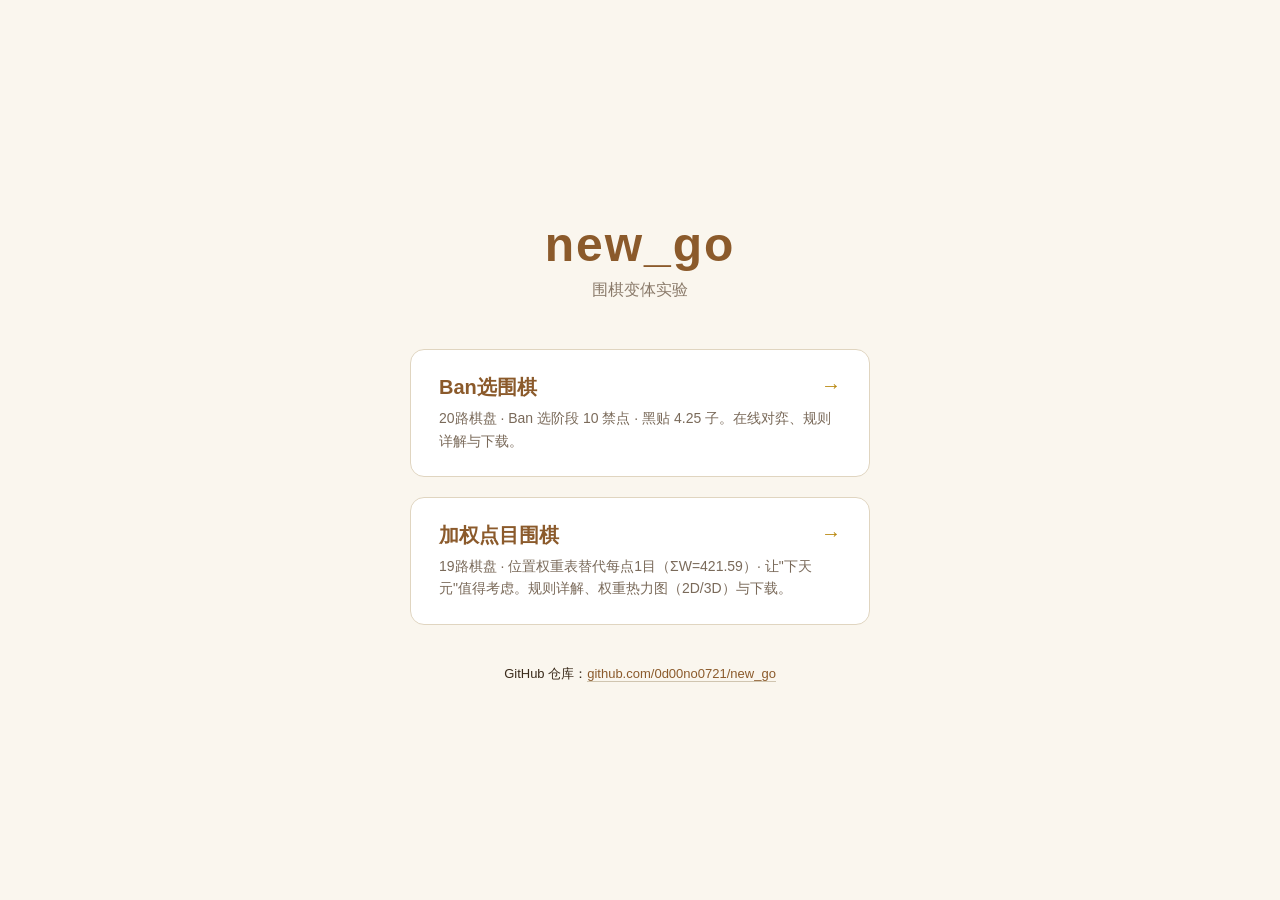
<file: website/index.html>
<!DOCTYPE html>
<html lang="zh-CN">
<head>
    <meta charset="UTF-8">
    <meta name="viewport" content="width=device-width, initial-scale=1.0">
    <title>new_go · 围棋变体实验</title>
    <style>
        * { margin: 0; padding: 0; box-sizing: border-box; }
        body {
            font-family: -apple-system, BlinkMacSystemFont, "Segoe UI", "PingFang SC", "Microsoft YaHei", sans-serif;
            background: #faf6ee;
            color: #3a2a1a;
            min-height: 100vh;
            display: flex;
            flex-direction: column;
            align-items: center;
            justify-content: center;
            padding: 40px 20px;
        }
        .title {
            font-size: 48px;
            font-weight: 700;
            color: #8b5a2b;
            letter-spacing: 2px;
            margin-bottom: 8px;
        }
        .subtitle {
            font-size: 16px;
            color: #8a7a6a;
            margin-bottom: 48px;
        }
        .cards {
            display: flex;
            flex-direction: column;
            gap: 20px;
            width: 100%;
            max-width: 460px;
        }
        .card {
            display: block;
            background: #fff;
            border: 1px solid #e0d5c0;
            border-radius: 14px;
            padding: 24px 28px;
            text-decoration: none;
            color: #3a2a1a;
            transition: border-color 0.2s, box-shadow 0.2s, transform 0.15s;
        }
        .card:hover {
            border-color: #b8860b;
            box-shadow: 0 4px 16px rgba(139, 90, 43, 0.12);
            transform: translateY(-2px);
        }
        .card-name {
            font-size: 20px;
            font-weight: 600;
            color: #8b5a2b;
            margin-bottom: 6px;
        }
        .card-desc {
            font-size: 14px;
            color: #7a6a5a;
            line-height: 1.6;
        }
        .card-arrow {
            float: right;
            color: #b8860b;
            font-size: 20px;
        }
        .placeholder {
            background: transparent;
            border: 1px dashed #d0c5b0;
            border-radius: 14px;
            padding: 24px 28px;
        }
        .placeholder .card-name { color: #b0a590; }
        .placeholder .card-desc { color: #b0a590; }
        .repo {
            margin-top: 40px;
            font-size: 13px;
        }
        .repo a {
            color: #8b5a2b;
            text-decoration: none;
            border-bottom: 1px solid #d0c5b0;
        }
        .repo a:hover { border-color: #8b5a2b; }
        @media (max-width: 480px) {
            .title { font-size: 36px; }
            .card { padding: 20px 22px; }
        }
    </style>
</head>
<body>
    <div class="title">new_go</div>
    <div class="subtitle">围棋变体实验</div>
    <div class="cards">
        <a class="card" href="ban-selection/">
            <span class="card-arrow">&rarr;</span>
            <div class="card-name">Ban选围棋</div>
            <div class="card-desc">20路棋盘 · Ban 选阶段 10 禁点 · 黑贴 4.25 子。在线对弈、规则详解与下载。</div>
        </a>
        <a class="card" href="weighted-scoring/">
            <span class="card-arrow">&rarr;</span>
            <div class="card-name">加权点目围棋</div>
            <div class="card-desc">19路棋盘 · 位置权重表替代每点1目（ΣW=421.59）· 让"下天元"值得考虑。规则详解、权重热力图（2D/3D）与下载。</div>
        </a>
    </div>
    <div class="repo">GitHub 仓库：<a href="https://github.com/0d00no0721/new_go">github.com/0d00no0721/new_go</a></div>
</body>
</html>
</file>
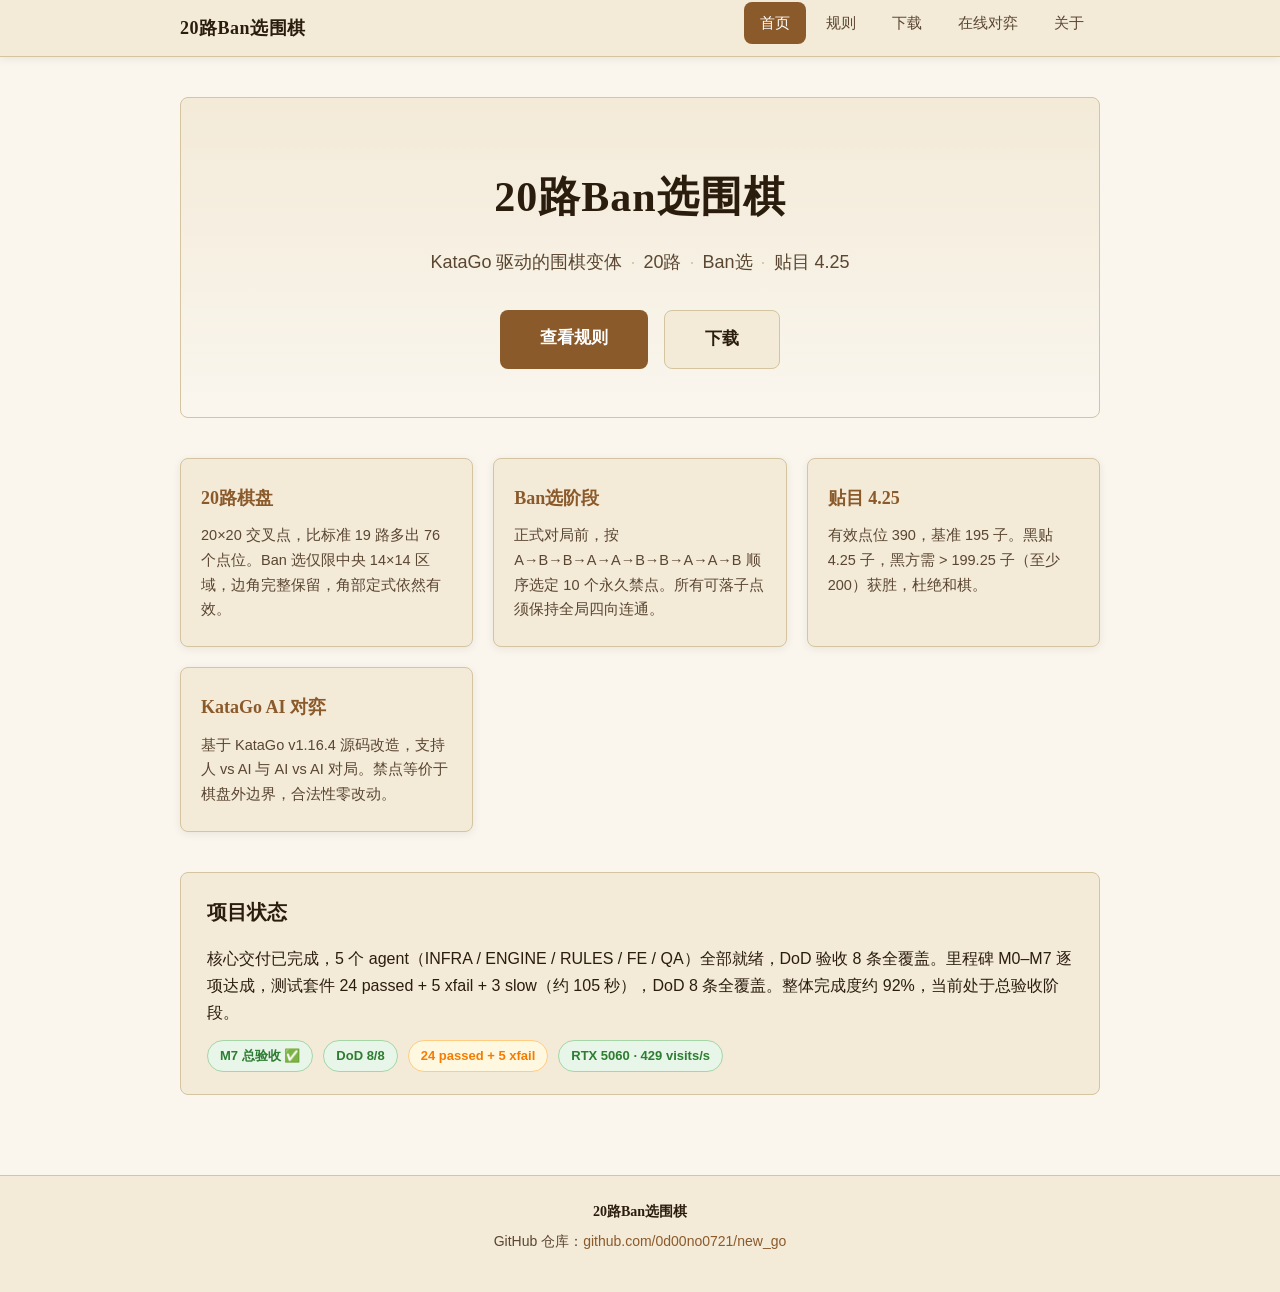
<file: ban-selection/website/index.html>
<!DOCTYPE html>
<html lang="zh-CN">
<head>
    <meta charset="utf-8">
    <meta name="viewport" content="width=device-width, initial-scale=1.0">
    <title>20路Ban选围棋 — KataGo 驱动的围棋变体</title>
    <link rel="stylesheet" href="./css/style.css">
</head>
<body>
    <header class="site-header">
        <nav class="nav">
            <a href="index.html" class="nav-brand">20路Ban选围棋</a>
            <button class="nav-toggle" aria-label="菜单">☰</button>
            <ul class="nav-links">
                <li><a href="index.html">首页</a></li>
                <li><a href="rules.html">规则</a></li>
                <li><a href="download.html">下载</a></li>
                <li><a href="play.html">在线对弈</a></li>
                <li><a href="about.html">关于</a></li>
            </ul>
        </nav>
    </header>

    <main>
        <section class="hero">
            <h1>20路Ban选围棋</h1>
            <p class="subtitle">KataGo 驱动的围棋变体<span class="sep">·</span>20路<span class="sep">·</span>Ban选<span class="sep">·</span>贴目 4.25</p>
            <div class="hero-cta">
                <a href="rules.html" class="btn btn-primary btn-large">查看规则</a>
                <a href="download.html" class="btn btn-secondary btn-large">下载</a>
            </div>
        </section>

        <section class="features">
            <div class="feature-card">
                <h3>20路棋盘</h3>
                <p>20×20 交叉点，比标准 19 路多出 76 个点位。Ban 选仅限中央 14×14 区域，边角完整保留，角部定式依然有效。</p>
            </div>
            <div class="feature-card">
                <h3>Ban选阶段</h3>
                <p>正式对局前，按 A→B→B→A→A→B→B→A→A→B 顺序选定 10 个永久禁点。所有可落子点须保持全局四向连通。</p>
            </div>
            <div class="feature-card">
                <h3>贴目 4.25</h3>
                <p>有效点位 390，基准 195 子。黑贴 4.25 子，黑方需 > 199.25 子（至少 200）获胜，杜绝和棋。</p>
            </div>
            <div class="feature-card">
                <h3>KataGo AI 对弈</h3>
                <p>基于 KataGo v1.16.4 源码改造，支持人 vs AI 与 AI vs AI 对局。禁点等价于棋盘外边界，合法性零改动。</p>
            </div>
        </section>

        <section class="status-summary">
            <h2>项目状态</h2>
            <p>核心交付已完成，5 个 agent（INFRA / ENGINE / RULES / FE / QA）全部就绪，DoD 验收 8 条全覆盖。里程碑 M0–M7 逐项达成，测试套件 24 passed + 5 xfail + 3 slow（约 105 秒），DoD 8 条全覆盖。整体完成度约 92%，当前处于总验收阶段。</p>
            <div class="status-badges">
                <span class="badge badge-ok">M7 总验收 ✅</span>
                <span class="badge badge-ok">DoD 8/8</span>
                <span class="badge badge-info">24 passed + 5 xfail</span>
                <span class="badge badge-ok">RTX 5060 · 429 visits/s</span>
            </div>
        </section>
    </main>

    <footer class="site-footer">
        <div class="footer-brand">20路Ban选围棋</div>
        <p>GitHub 仓库：<a href="https://github.com/0d00no0721/new_go">github.com/0d00no0721/new_go</a></p>
    </footer>

    <script src="./js/main.js"></script>
</body>
</html>
</file>
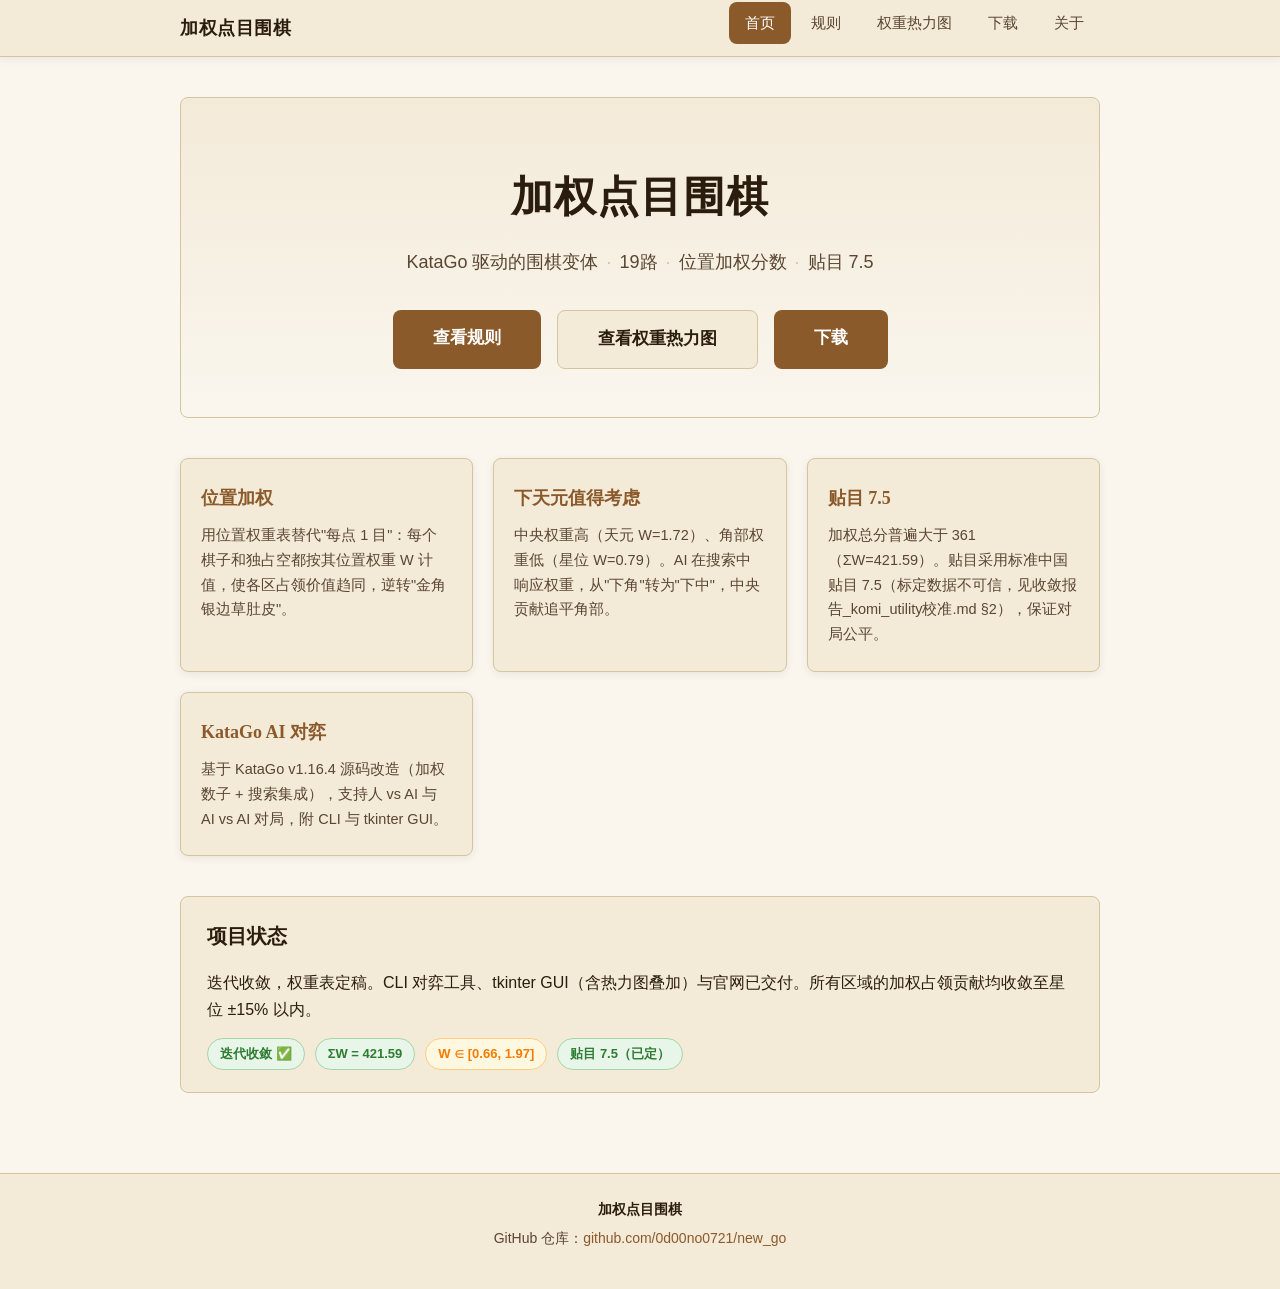
<file: weighted-scoring/website/index.html>
<!DOCTYPE html>
<html lang="zh-CN">
<head>
    <meta charset="utf-8">
    <meta name="viewport" content="width=device-width, initial-scale=1.0">
    <title>加权点目围棋 — KataGo 驱动的围棋变体</title>
    <link rel="stylesheet" href="./css/style.css">
</head>
<body>
    <header class="site-header">
        <nav class="nav">
            <a href="index.html" class="nav-brand">加权点目围棋</a>
            <button class="nav-toggle" aria-label="菜单">☰</button>
            <ul class="nav-links">
                <li><a href="index.html">首页</a></li>
                <li><a href="rules.html">规则</a></li>
                <li><a href="heatmap.html">权重热力图</a></li>
                <li><a href="download.html">下载</a></li>
                <li><a href="about.html">关于</a></li>
            </ul>
        </nav>
    </header>

    <main>
        <section class="hero">
            <h1>加权点目围棋</h1>
            <p class="subtitle">KataGo 驱动的围棋变体<span class="sep">·</span>19路<span class="sep">·</span>位置加权分数<span class="sep">·</span>贴目 7.5</p>
            <div class="hero-cta">
                <a href="rules.html" class="btn btn-primary btn-large">查看规则</a>
                <a href="heatmap.html" class="btn btn-secondary btn-large">查看权重热力图</a>
                <a href="download.html" class="btn btn-primary btn-large">下载</a>
            </div>
        </section>

        <section class="features">
            <div class="feature-card">
                <h3>位置加权</h3>
                <p>用位置权重表替代"每点 1 目"：每个棋子和独占空都按其位置权重 W 计值，使各区占领价值趋同，逆转"金角银边草肚皮"。</p>
            </div>
            <div class="feature-card">
                <h3>下天元值得考虑</h3>
                <p>中央权重高（天元 W=1.72）、角部权重低（星位 W=0.79）。AI 在搜索中响应权重，从"下角"转为"下中"，中央贡献追平角部。</p>
            </div>
            <div class="feature-card">
                <h3>贴目 7.5</h3>
                <p>加权总分普遍大于 361（ΣW=421.59）。贴目采用标准中国贴目 7.5（标定数据不可信，见收敛报告_komi_utility校准.md §2），保证对局公平。</p>
            </div>
            <div class="feature-card">
                <h3>KataGo AI 对弈</h3>
                <p>基于 KataGo v1.16.4 源码改造（加权数子 + 搜索集成），支持人 vs AI 与 AI vs AI 对局，附 CLI 与 tkinter GUI。</p>
            </div>
        </section>

        <section class="status-summary">
            <h2>项目状态</h2>
            <p>迭代收敛，权重表定稿。CLI 对弈工具、tkinter GUI（含热力图叠加）与官网已交付。所有区域的加权占领贡献均收敛至星位 ±15% 以内。</p>
            <div class="status-badges">
                <span class="badge badge-ok">迭代收敛 ✅</span>
                <span class="badge badge-ok">ΣW = 421.59</span>
                <span class="badge badge-info">W ∈ [0.66, 1.97]</span>
                <span class="badge badge-ok">贴目 7.5（已定）</span>
            </div>
        </section>
    </main>

    <footer class="site-footer">
        <div class="footer-brand">加权点目围棋</div>
        <p>GitHub 仓库：<a href="https://github.com/0d00no0721/new_go">github.com/0d00no0721/new_go</a></p>
    </footer>

    <script src="./js/main.js"></script>
</body>
</html>
</file>
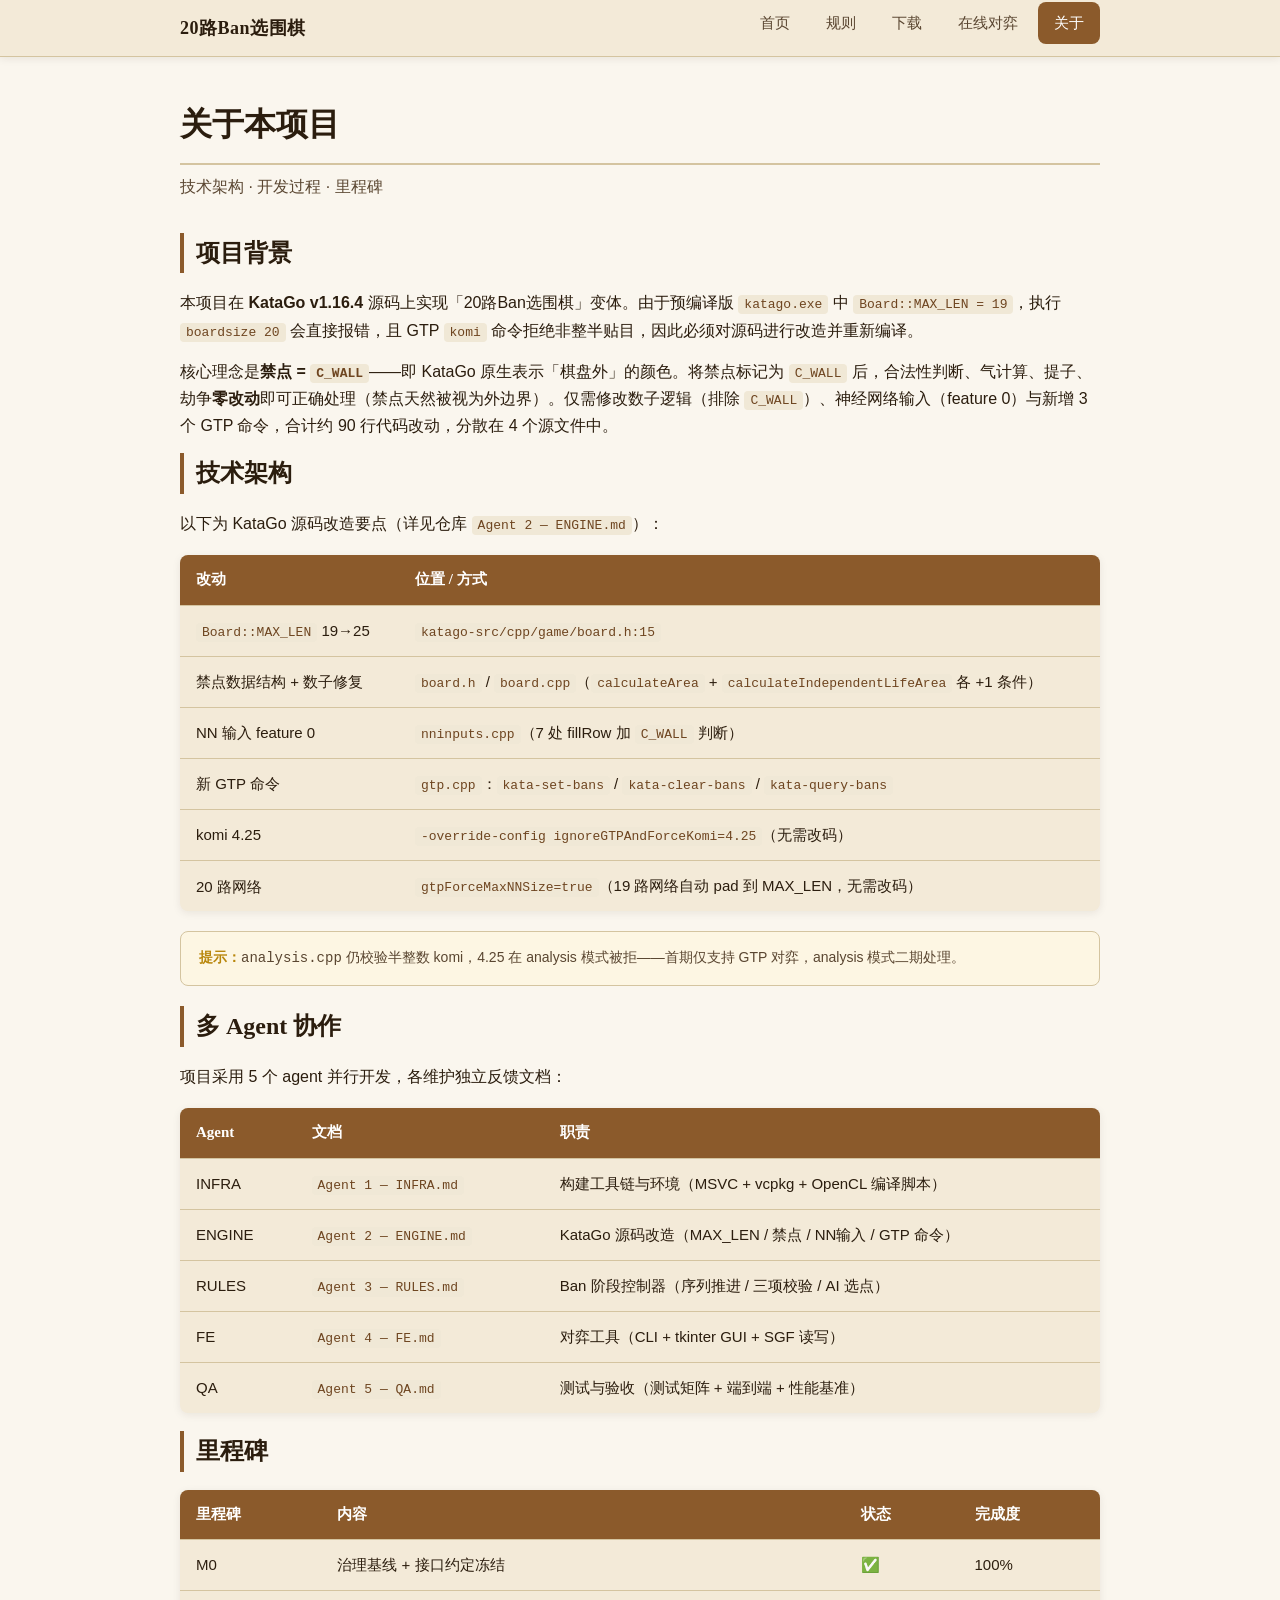
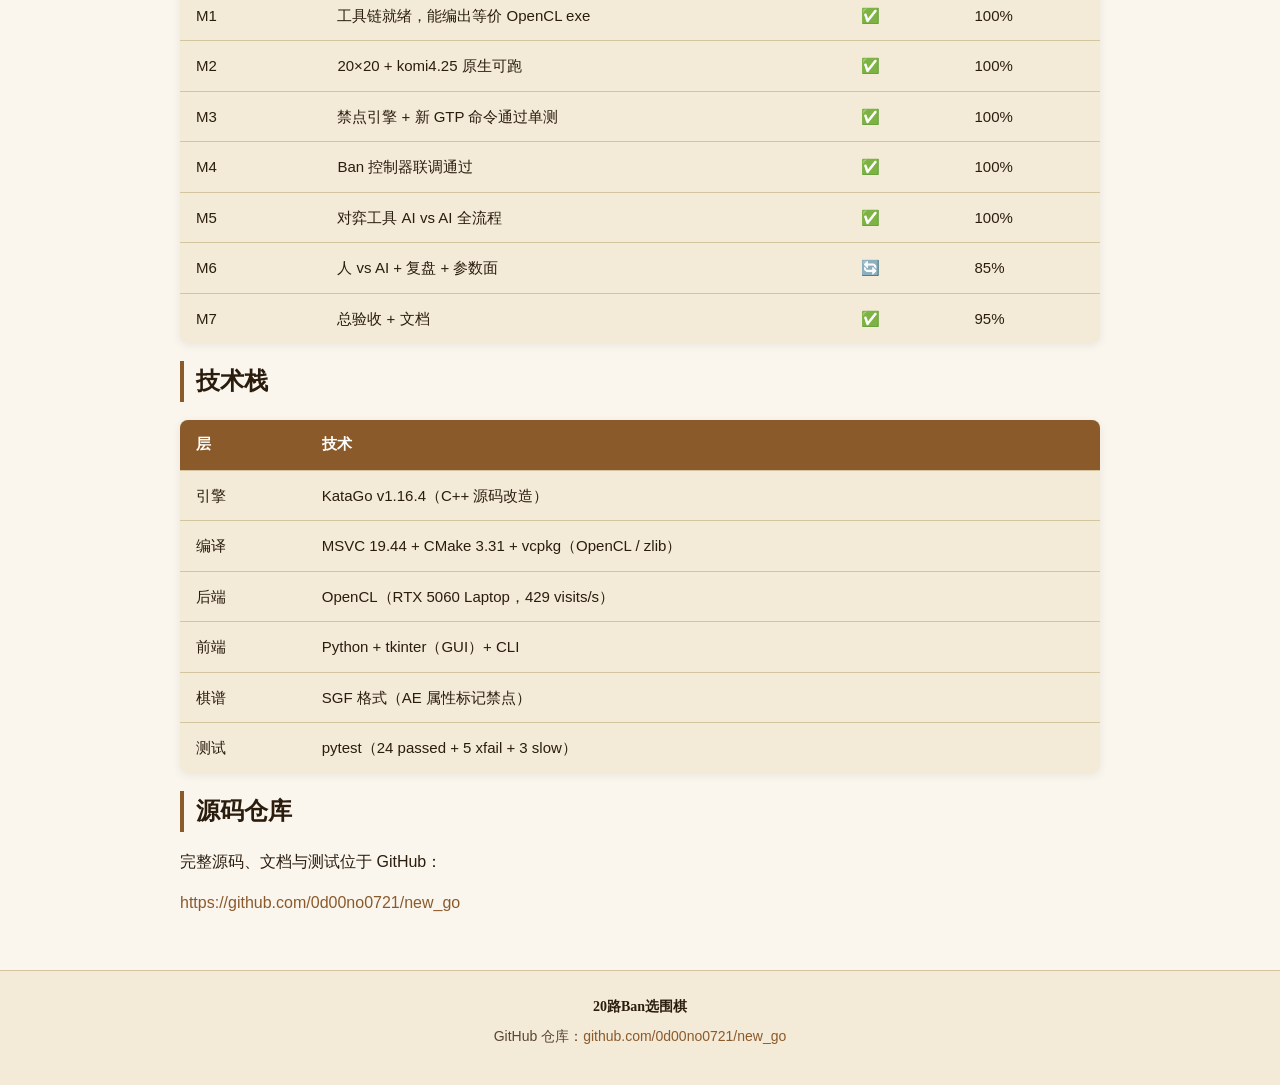
<file: website/about.html>
<!DOCTYPE html>
<html lang="zh-CN">
<head>
    <meta charset="utf-8">
    <meta name="viewport" content="width=device-width, initial-scale=1.0">
    <title>关于 — 20路Ban选围棋</title>
    <link rel="stylesheet" href="./css/style.css">
</head>
<body>
    <header class="site-header">
        <nav class="nav">
            <a href="index.html" class="nav-brand">20路Ban选围棋</a>
            <button class="nav-toggle" aria-label="菜单">☰</button>
            <ul class="nav-links">
                <li><a href="index.html">首页</a></li>
                <li><a href="rules.html">规则</a></li>
                <li><a href="download.html">下载</a></li>
                <li><a href="play.html">在线对弈</a></li>
                <li><a href="about.html">关于</a></li>
            </ul>
        </nav>
    </header>

    <main>
        <h1 class="page-title">关于本项目</h1>
        <p class="page-subtitle">技术架构 · 开发过程 · 里程碑</p>

        <section>
            <h2>项目背景</h2>
            <p>本项目在 <strong>KataGo v1.16.4</strong> 源码上实现「20路Ban选围棋」变体。由于预编译版 <code>katago.exe</code> 中 <code>Board::MAX_LEN = 19</code>，执行 <code>boardsize 20</code> 会直接报错，且 GTP <code>komi</code> 命令拒绝非整半贴目，因此必须对源码进行改造并重新编译。</p>
            <p>核心理念是<strong>禁点 = <code>C_WALL</code></strong>——即 KataGo 原生表示「棋盘外」的颜色。将禁点标记为 <code>C_WALL</code> 后，合法性判断、气计算、提子、劫争<strong>零改动</strong>即可正确处理（禁点天然被视为外边界）。仅需修改数子逻辑（排除 <code>C_WALL</code>）、神经网络输入（feature 0）与新增 3 个 GTP 命令，合计约 90 行代码改动，分散在 4 个源文件中。</p>
        </section>

        <section>
            <h2>技术架构</h2>
            <p>以下为 KataGo 源码改造要点（详见仓库 <code>Agent 2 — ENGINE.md</code>）：</p>
            <table>
                <tr><th>改动</th><th>位置 / 方式</th></tr>
                <tr><td><code>Board::MAX_LEN</code> 19→25</td><td><code>katago-src/cpp/game/board.h:15</code></td></tr>
                <tr><td>禁点数据结构 + 数子修复</td><td><code>board.h</code> / <code>board.cpp</code>（<code>calculateArea</code> + <code>calculateIndependentLifeArea</code> 各 +1 条件）</td></tr>
                <tr><td>NN 输入 feature 0</td><td><code>nninputs.cpp</code>（7 处 fillRow 加 <code>C_WALL</code> 判断）</td></tr>
                <tr><td>新 GTP 命令</td><td><code>gtp.cpp</code>：<code>kata-set-bans</code> / <code>kata-clear-bans</code> / <code>kata-query-bans</code></td></tr>
                <tr><td>komi 4.25</td><td><code>-override-config ignoreGTPAndForceKomi=4.25</code>（无需改码）</td></tr>
                <tr><td>20 路网络</td><td><code>gtpForceMaxNNSize=true</code>（19 路网络自动 pad 到 MAX_LEN，无需改码）</td></tr>
            </table>
            <div class="note"><code>analysis.cpp</code> 仍校验半整数 komi，4.25 在 analysis 模式被拒——首期仅支持 GTP 对弈，analysis 模式二期处理。</div>
        </section>

        <section>
            <h2>多 Agent 协作</h2>
            <p>项目采用 5 个 agent 并行开发，各维护独立反馈文档：</p>
            <table>
                <tr><th>Agent</th><th>文档</th><th>职责</th></tr>
                <tr><td>INFRA</td><td><code>Agent 1 — INFRA.md</code></td><td>构建工具链与环境（MSVC + vcpkg + OpenCL 编译脚本）</td></tr>
                <tr><td>ENGINE</td><td><code>Agent 2 — ENGINE.md</code></td><td>KataGo 源码改造（MAX_LEN / 禁点 / NN输入 / GTP 命令）</td></tr>
                <tr><td>RULES</td><td><code>Agent 3 — RULES.md</code></td><td>Ban 阶段控制器（序列推进 / 三项校验 / AI 选点）</td></tr>
                <tr><td>FE</td><td><code>Agent 4 — FE.md</code></td><td>对弈工具（CLI + tkinter GUI + SGF 读写）</td></tr>
                <tr><td>QA</td><td><code>Agent 5 — QA.md</code></td><td>测试与验收（测试矩阵 + 端到端 + 性能基准）</td></tr>
            </table>
        </section>

        <section>
            <h2>里程碑</h2>
            <table>
                <tr><th>里程碑</th><th>内容</th><th>状态</th><th>完成度</th></tr>
                <tr><td>M0</td><td>治理基线 + 接口约定冻结</td><td>✅</td><td>100%</td></tr>
                <tr><td>M1</td><td>工具链就绪，能编出等价 OpenCL exe</td><td>✅</td><td>100%</td></tr>
                <tr><td>M2</td><td>20×20 + komi4.25 原生可跑</td><td>✅</td><td>100%</td></tr>
                <tr><td>M3</td><td>禁点引擎 + 新 GTP 命令通过单测</td><td>✅</td><td>100%</td></tr>
                <tr><td>M4</td><td>Ban 控制器联调通过</td><td>✅</td><td>100%</td></tr>
                <tr><td>M5</td><td>对弈工具 AI vs AI 全流程</td><td>✅</td><td>100%</td></tr>
                <tr><td>M6</td><td>人 vs AI + 复盘 + 参数面</td><td>🔄</td><td>85%</td></tr>
                <tr><td>M7</td><td>总验收 + 文档</td><td>✅</td><td>95%</td></tr>
            </table>
        </section>

        <section>
            <h2>技术栈</h2>
            <table>
                <tr><th>层</th><th>技术</th></tr>
                <tr><td>引擎</td><td>KataGo v1.16.4（C++ 源码改造）</td></tr>
                <tr><td>编译</td><td>MSVC 19.44 + CMake 3.31 + vcpkg（OpenCL / zlib）</td></tr>
                <tr><td>后端</td><td>OpenCL（RTX 5060 Laptop，429 visits/s）</td></tr>
                <tr><td>前端</td><td>Python + tkinter（GUI）+ CLI</td></tr>
                <tr><td>棋谱</td><td>SGF 格式（AE 属性标记禁点）</td></tr>
                <tr><td>测试</td><td>pytest（24 passed + 5 xfail + 3 slow）</td></tr>
            </table>
        </section>

        <section>
            <h2>源码仓库</h2>
            <p>完整源码、文档与测试位于 GitHub：</p>
            <p><a href="https://github.com/0d00no0721/new_go">https://github.com/0d00no0721/new_go</a></p>
        </section>
    </main>

    <footer class="site-footer">
        <div class="footer-brand">20路Ban选围棋</div>
        <p>GitHub 仓库：<a href="https://github.com/0d00no0721/new_go">github.com/0d00no0721/new_go</a></p>
    </footer>

    <script src="./js/main.js"></script>
</body>
</html>
</file>
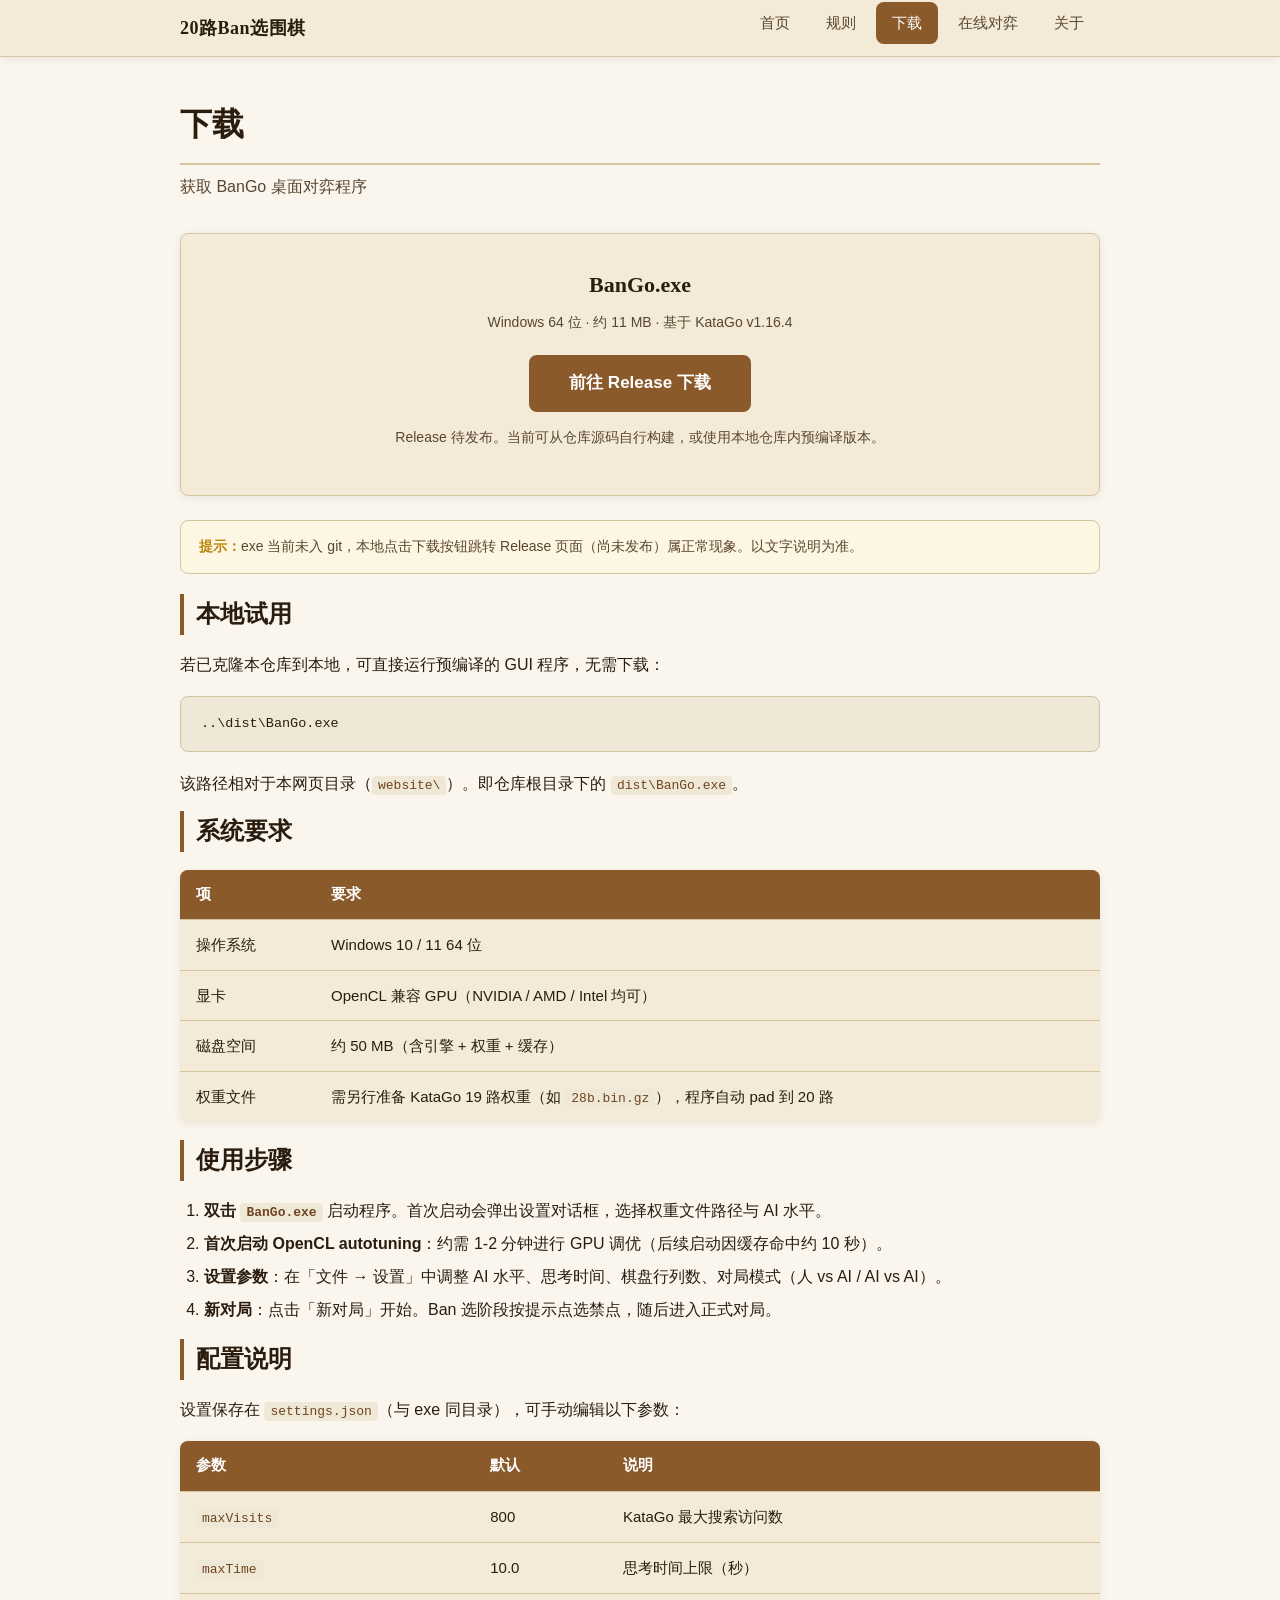
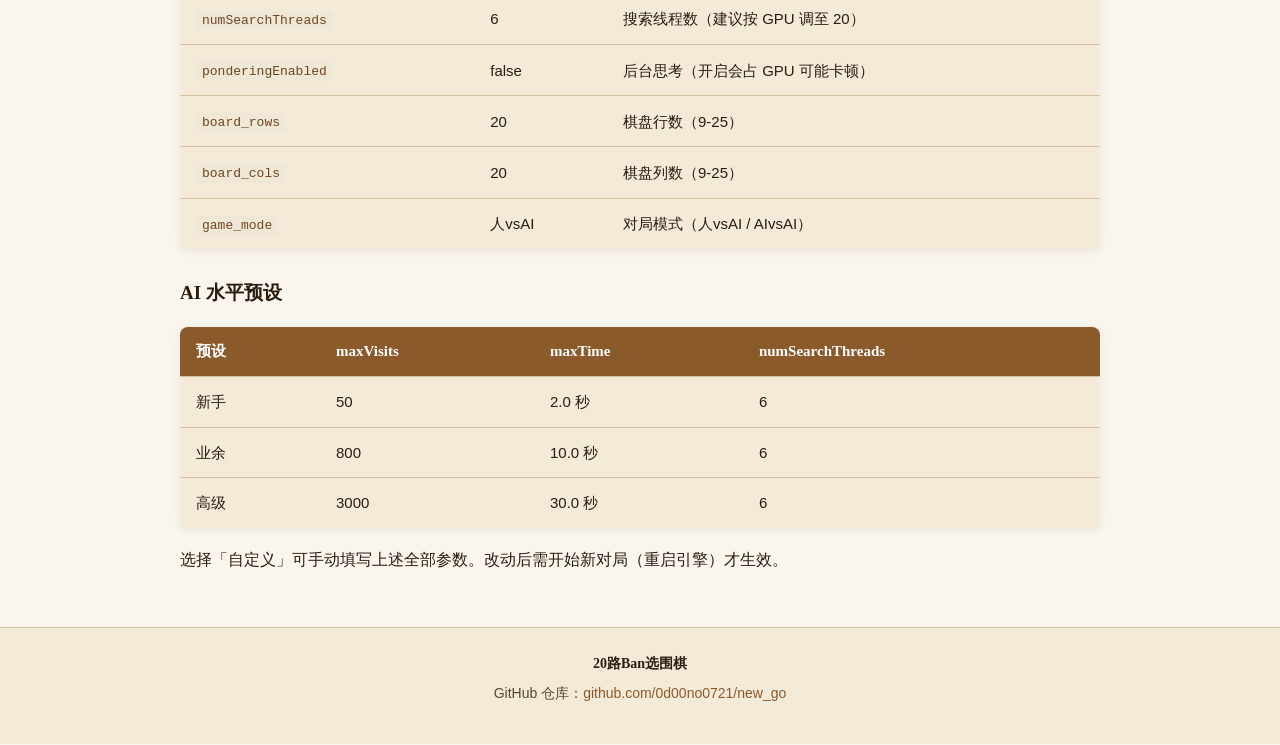
<file: website/download.html>
<!DOCTYPE html>
<html lang="zh-CN">
<head>
    <meta charset="utf-8">
    <meta name="viewport" content="width=device-width, initial-scale=1.0">
    <title>下载 — 20路Ban选围棋</title>
    <link rel="stylesheet" href="./css/style.css">
</head>
<body>
    <header class="site-header">
        <nav class="nav">
            <a href="index.html" class="nav-brand">20路Ban选围棋</a>
            <button class="nav-toggle" aria-label="菜单">☰</button>
            <ul class="nav-links">
                <li><a href="index.html">首页</a></li>
                <li><a href="rules.html">规则</a></li>
                <li><a href="download.html">下载</a></li>
                <li><a href="play.html">在线对弈</a></li>
                <li><a href="about.html">关于</a></li>
            </ul>
        </nav>
    </header>

    <main>
        <h1 class="page-title">下载</h1>
        <p class="page-subtitle">获取 BanGo 桌面对弈程序</p>

        <section class="download-box">
            <h3>BanGo.exe</h3>
            <p class="size">Windows 64 位 · 约 11 MB · 基于 KataGo v1.16.4</p>
            <a href="https://github.com/0d00no0721/new_go/releases" class="btn btn-primary btn-large">前往 Release 下载</a>
            <p class="release-note">Release 待发布。当前可从仓库源码自行构建，或使用本地仓库内预编译版本。</p>
        </section>

        <div class="note">exe 当前未入 git，本地点击下载按钮跳转 Release 页面（尚未发布）属正常现象。以文字说明为准。</div>

        <section>
            <h2>本地试用</h2>
            <p>若已克隆本仓库到本地，可直接运行预编译的 GUI 程序，无需下载：</p>
            <pre><code>..\dist\BanGo.exe</code></pre>
            <p>该路径相对于本网页目录（<code>website\</code>）。即仓库根目录下的 <code>dist\BanGo.exe</code>。</p>
        </section>

        <section>
            <h2>系统要求</h2>
            <table>
                <tr><th>项</th><th>要求</th></tr>
                <tr><td>操作系统</td><td>Windows 10 / 11 64 位</td></tr>
                <tr><td>显卡</td><td>OpenCL 兼容 GPU（NVIDIA / AMD / Intel 均可）</td></tr>
                <tr><td>磁盘空间</td><td>约 50 MB（含引擎 + 权重 + 缓存）</td></tr>
                <tr><td>权重文件</td><td>需另行准备 KataGo 19 路权重（如 <code>28b.bin.gz</code>），程序自动 pad 到 20 路</td></tr>
            </table>
        </section>

        <section>
            <h2>使用步骤</h2>
            <ol>
                <li><strong>双击 <code>BanGo.exe</code></strong> 启动程序。首次启动会弹出设置对话框，选择权重文件路径与 AI 水平。</li>
                <li><strong>首次启动 OpenCL autotuning</strong>：约需 1‑2 分钟进行 GPU 调优（后续启动因缓存命中约 10 秒）。</li>
                <li><strong>设置参数</strong>：在「文件 → 设置」中调整 AI 水平、思考时间、棋盘行列数、对局模式（人 vs AI / AI vs AI）。</li>
                <li><strong>新对局</strong>：点击「新对局」开始。Ban 选阶段按提示点选禁点，随后进入正式对局。</li>
            </ol>
        </section>

        <section>
            <h2>配置说明</h2>
            <p>设置保存在 <code>settings.json</code>（与 exe 同目录），可手动编辑以下参数：</p>
            <table>
                <tr><th>参数</th><th>默认</th><th>说明</th></tr>
                <tr><td><code>maxVisits</code></td><td>800</td><td>KataGo 最大搜索访问数</td></tr>
                <tr><td><code>maxTime</code></td><td>10.0</td><td>思考时间上限（秒）</td></tr>
                <tr><td><code>numSearchThreads</code></td><td>6</td><td>搜索线程数（建议按 GPU 调至 20）</td></tr>
                <tr><td><code>ponderingEnabled</code></td><td>false</td><td>后台思考（开启会占 GPU 可能卡顿）</td></tr>
                <tr><td><code>board_rows</code></td><td>20</td><td>棋盘行数（9‑25）</td></tr>
                <tr><td><code>board_cols</code></td><td>20</td><td>棋盘列数（9‑25）</td></tr>
                <tr><td><code>game_mode</code></td><td>人vsAI</td><td>对局模式（人vsAI / AIvsAI）</td></tr>
            </table>

            <h3>AI 水平预设</h3>
            <table>
                <tr><th>预设</th><th>maxVisits</th><th>maxTime</th><th>numSearchThreads</th></tr>
                <tr><td>新手</td><td>50</td><td>2.0 秒</td><td>6</td></tr>
                <tr><td>业余</td><td>800</td><td>10.0 秒</td><td>6</td></tr>
                <tr><td>高级</td><td>3000</td><td>30.0 秒</td><td>6</td></tr>
            </table>
            <p>选择「自定义」可手动填写上述全部参数。改动后需开始新对局（重启引擎）才生效。</p>
        </section>
    </main>

    <footer class="site-footer">
        <div class="footer-brand">20路Ban选围棋</div>
        <p>GitHub 仓库：<a href="https://github.com/0d00no0721/new_go">github.com/0d00no0721/new_go</a></p>
    </footer>

    <script src="./js/main.js"></script>
</body>
</html>
</file>
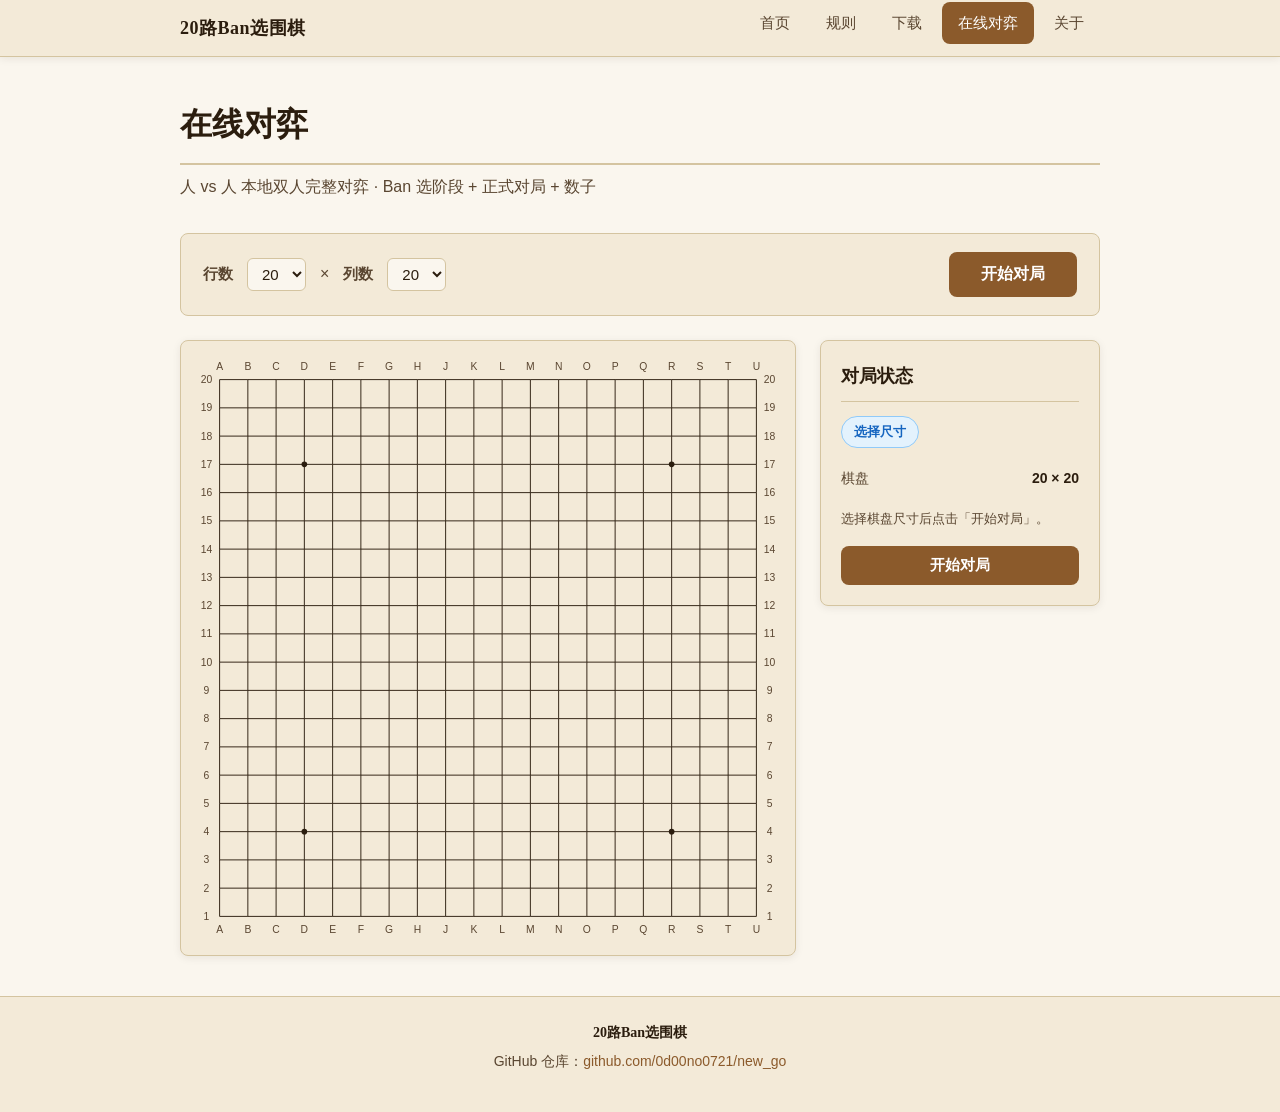
<file: website/play.html>
<!DOCTYPE html>
<html lang="zh-CN">
<head>
    <meta charset="utf-8">
    <meta name="viewport" content="width=device-width, initial-scale=1.0">
    <title>在线对弈 — 20路Ban选围棋</title>
    <link rel="stylesheet" href="./css/style.css">
    <link rel="stylesheet" href="./css/play.css">
</head>
<body>
    <header class="site-header">
        <nav class="nav">
            <a href="index.html" class="nav-brand">20路Ban选围棋</a>
            <button class="nav-toggle" aria-label="菜单">☰</button>
            <ul class="nav-links">
                <li><a href="index.html">首页</a></li>
                <li><a href="rules.html">规则</a></li>
                <li><a href="download.html">下载</a></li>
                <li><a href="play.html">在线对弈</a></li>
                <li><a href="about.html">关于</a></li>
            </ul>
        </nav>
    </header>

    <main>
        <h1 class="page-title">在线对弈</h1>
        <p class="page-subtitle">人 vs 人 本地双人完整对弈 · Ban 选阶段 + 正式对局 + 数子</p>

        <div class="setup-bar" id="setup-bar">
            <label for="sel-rows">行数</label>
            <select id="sel-rows">
                <option>9</option><option>10</option><option>11</option><option>12</option>
                <option>13</option><option>14</option><option>15</option><option>16</option>
                <option>17</option><option>18</option><option selected>20</option>
                <option>21</option><option>22</option><option>23</option><option>24</option><option>25</option>
            </select>
            <span class="dim-sep">×</span>
            <label for="sel-cols">列数</label>
            <select id="sel-cols">
                <option>9</option><option>10</option><option>11</option><option>12</option>
                <option>13</option><option>14</option><option>15</option><option>16</option>
                <option>17</option><option>18</option><option selected>20</option>
                <option>21</option><option>22</option><option>23</option><option>24</option><option>25</option>
            </select>
            <button class="btn btn-primary" id="btn-start-bar">开始对局</button>
        </div>

        <div class="play-layout">
            <div class="board-wrap">
                <svg class="board-svg" id="board-svg" xmlns="http://www.w3.org/2000/svg"></svg>
            </div>

            <aside class="status-panel" id="status-panel">
                <h2>对局状态</h2>
                <div class="status-content"></div>
                <div class="controls" id="controls"></div>
            </aside>
        </div>
    </main>

    <footer class="site-footer">
        <div class="footer-brand">20路Ban选围棋</div>
        <p>GitHub 仓库：<a href="https://github.com/0d00no0721/new_go">github.com/0d00no0721/new_go</a></p>
    </footer>

    <div class="toast" id="toast"></div>

    <div class="result-modal" id="result-modal">
        <div class="result-box"></div>
    </div>

    <script src="./js/ban-engine.js"></script>
    <script src="./js/main.js"></script>
    <script src="./js/play.js"></script>
</body>
</html>
</file>
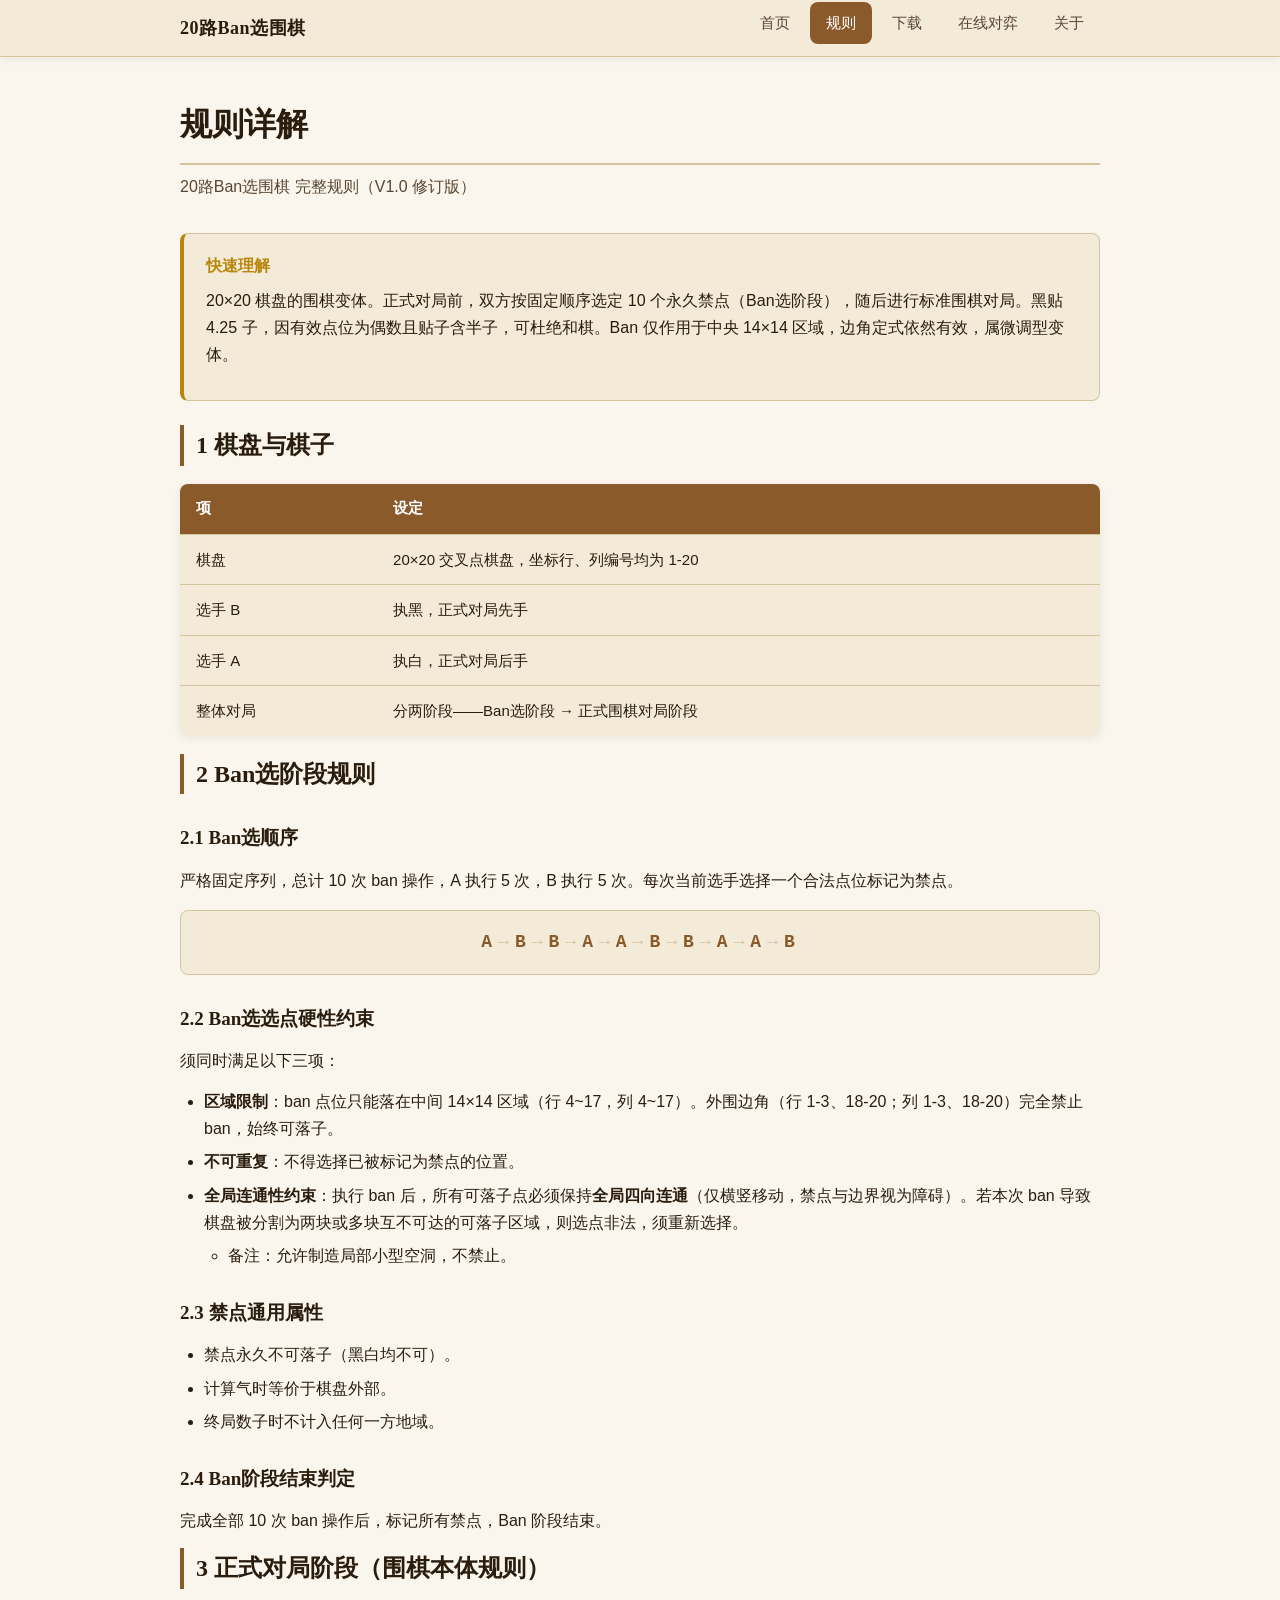
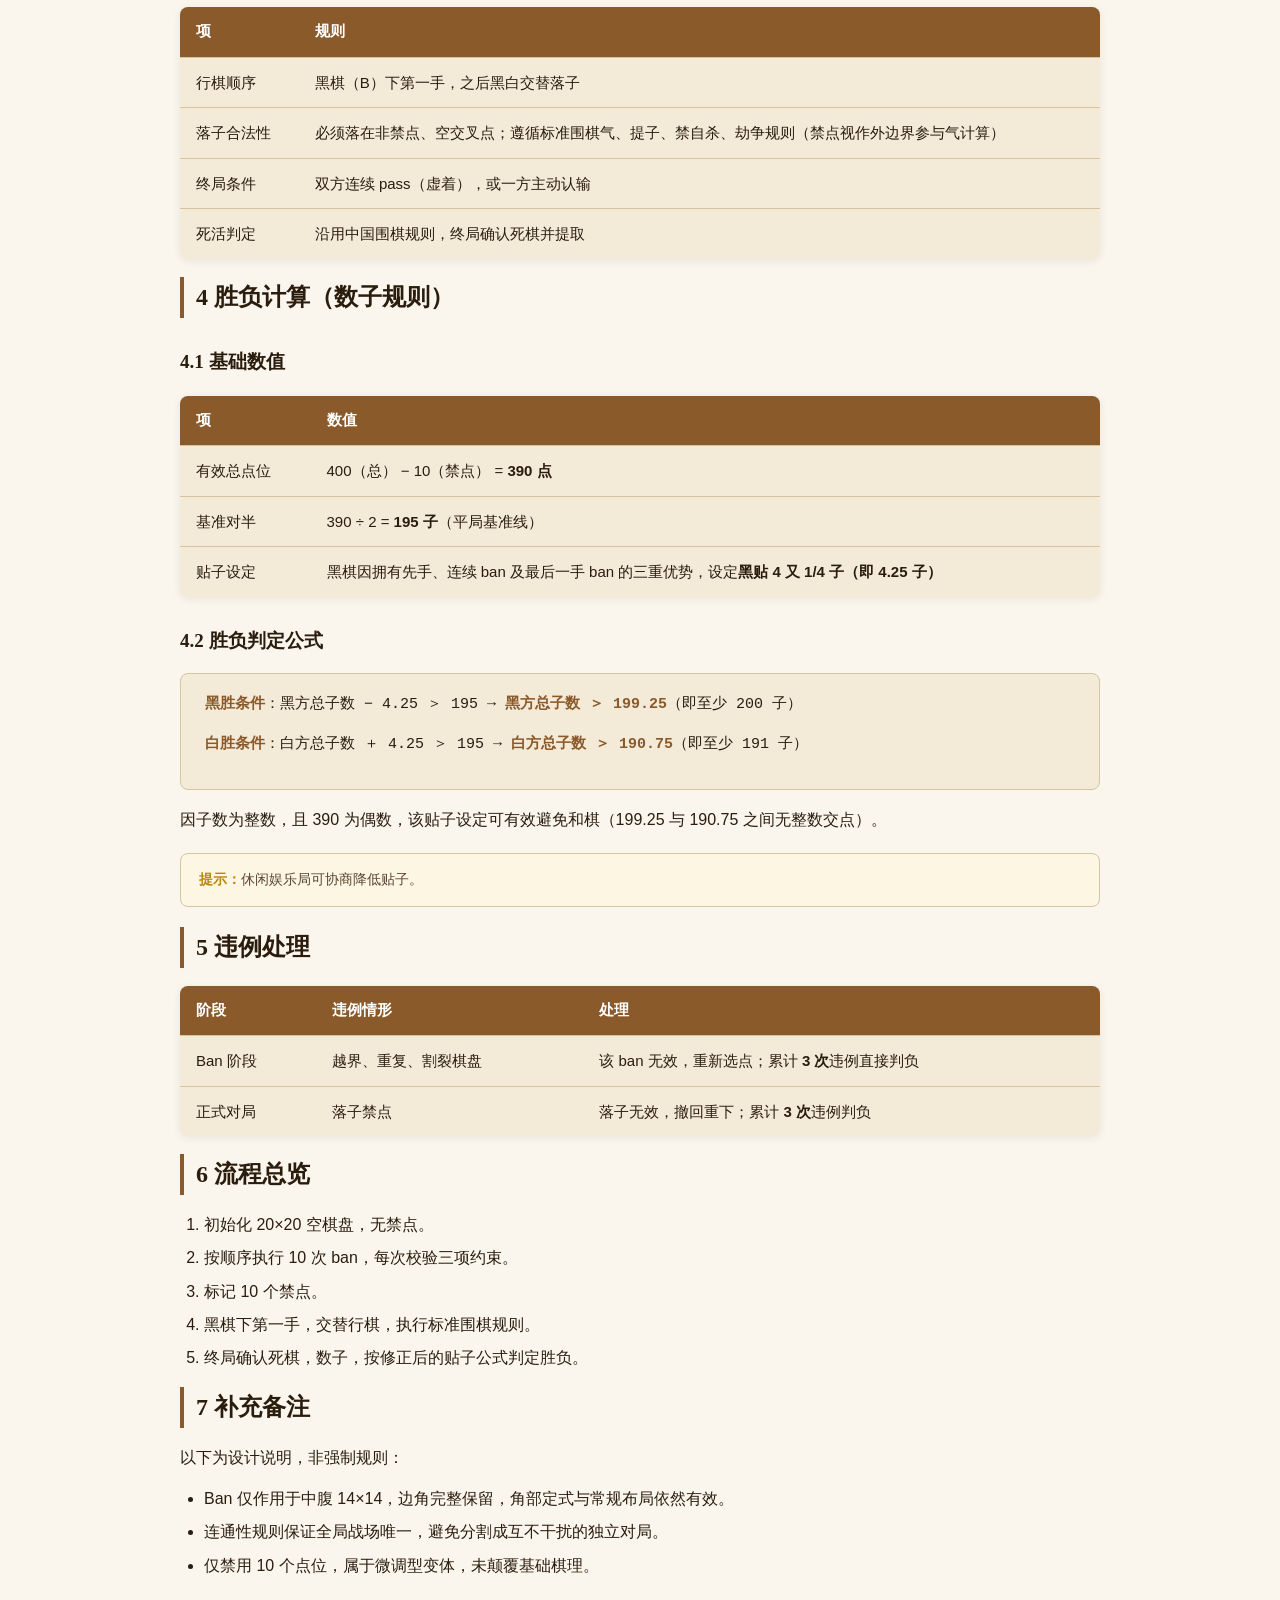
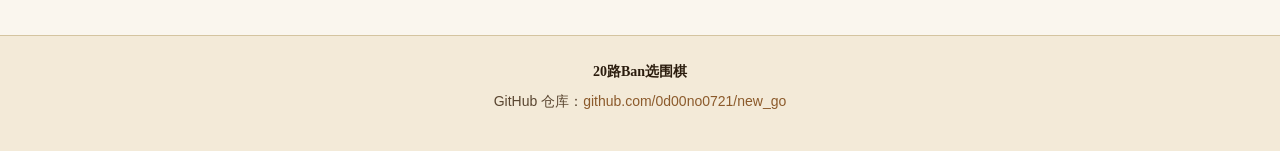
<file: website/rules.html>
<!DOCTYPE html>
<html lang="zh-CN">
<head>
    <meta charset="utf-8">
    <meta name="viewport" content="width=device-width, initial-scale=1.0">
    <title>规则详解 — 20路Ban选围棋</title>
    <link rel="stylesheet" href="./css/style.css">
</head>
<body>
    <header class="site-header">
        <nav class="nav">
            <a href="index.html" class="nav-brand">20路Ban选围棋</a>
            <button class="nav-toggle" aria-label="菜单">☰</button>
            <ul class="nav-links">
                <li><a href="index.html">首页</a></li>
                <li><a href="rules.html">规则</a></li>
                <li><a href="download.html">下载</a></li>
                <li><a href="play.html">在线对弈</a></li>
                <li><a href="about.html">关于</a></li>
            </ul>
        </nav>
    </header>

    <main>
        <h1 class="page-title">规则详解</h1>
        <p class="page-subtitle">20路Ban选围棋 完整规则（V1.0 修订版）</p>

        <div class="callout">
            <div class="callout-title">快速理解</div>
            <p>20×20 棋盘的围棋变体。正式对局前，双方按固定顺序选定 10 个永久禁点（Ban选阶段），随后进行标准围棋对局。黑贴 4.25 子，因有效点位为偶数且贴子含半子，可杜绝和棋。Ban 仅作用于中央 14×14 区域，边角定式依然有效，属微调型变体。</p>
        </div>

        <section>
            <h2>1 棋盘与棋子</h2>
            <table>
                <tr><th>项</th><th>设定</th></tr>
                <tr><td>棋盘</td><td>20×20 交叉点棋盘，坐标行、列编号均为 1‑20</td></tr>
                <tr><td>选手 B</td><td>执黑，正式对局先手</td></tr>
                <tr><td>选手 A</td><td>执白，正式对局后手</td></tr>
                <tr><td>整体对局</td><td>分两阶段——Ban选阶段 → 正式围棋对局阶段</td></tr>
            </table>
        </section>

        <section>
            <h2>2 Ban选阶段规则</h2>

            <h3>2.1 Ban选顺序</h3>
            <p>严格固定序列，总计 10 次 ban 操作，A 执行 5 次，B 执行 5 次。每次当前选手选择一个合法点位标记为禁点。</p>
            <div class="sequence">
                A<span class="arrow">→</span>B<span class="arrow">→</span>B<span class="arrow">→</span>A<span class="arrow">→</span>A<span class="arrow">→</span>B<span class="arrow">→</span>B<span class="arrow">→</span>A<span class="arrow">→</span>A<span class="arrow">→</span>B
            </div>

            <h3>2.2 Ban选选点硬性约束</h3>
            <p>须同时满足以下三项：</p>
            <ul>
                <li><strong>区域限制</strong>：ban 点位只能落在中间 14×14 区域（行 4~17，列 4~17）。外围边角（行 1‑3、18‑20；列 1‑3、18‑20）完全禁止 ban，始终可落子。</li>
                <li><strong>不可重复</strong>：不得选择已被标记为禁点的位置。</li>
                <li><strong>全局连通性约束</strong>：执行 ban 后，所有可落子点必须保持<strong>全局四向连通</strong>（仅横竖移动，禁点与边界视为障碍）。若本次 ban 导致棋盘被分割为两块或多块互不可达的可落子区域，则选点非法，须重新选择。
                    <ul>
                        <li>备注：允许制造局部小型空洞，不禁止。</li>
                    </ul>
                </li>
            </ul>

            <h3>2.3 禁点通用属性</h3>
            <ul>
                <li>禁点永久不可落子（黑白均不可）。</li>
                <li>计算气时等价于棋盘外部。</li>
                <li>终局数子时不计入任何一方地域。</li>
            </ul>

            <h3>2.4 Ban阶段结束判定</h3>
            <p>完成全部 10 次 ban 操作后，标记所有禁点，Ban 阶段结束。</p>
        </section>

        <section>
            <h2>3 正式对局阶段（围棋本体规则）</h2>
            <table>
                <tr><th>项</th><th>规则</th></tr>
                <tr><td>行棋顺序</td><td>黑棋（B）下第一手，之后黑白交替落子</td></tr>
                <tr><td>落子合法性</td><td>必须落在非禁点、空交叉点；遵循标准围棋气、提子、禁自杀、劫争规则（禁点视作外边界参与气计算）</td></tr>
                <tr><td>终局条件</td><td>双方连续 pass（虚着），或一方主动认输</td></tr>
                <tr><td>死活判定</td><td>沿用中国围棋规则，终局确认死棋并提取</td></tr>
            </table>
        </section>

        <section>
            <h2>4 胜负计算（数子规则）</h2>

            <h3>4.1 基础数值</h3>
            <table>
                <tr><th>项</th><th>数值</th></tr>
                <tr><td>有效总点位</td><td>400（总） − 10（禁点） = <strong>390 点</strong></td></tr>
                <tr><td>基准对半</td><td>390 ÷ 2 = <strong>195 子</strong>（平局基准线）</td></tr>
                <tr><td>贴子设定</td><td>黑棋因拥有先手、连续 ban 及最后一手 ban 的三重优势，设定<strong>黑贴 4 又 1/4 子（即 4.25 子）</strong></td></tr>
            </table>

            <h3>4.2 胜负判定公式</h3>
            <div class="formula">
                <p><strong>黑胜条件</strong>：黑方总子数 − 4.25 ＞ 195 → <strong>黑方总子数 ＞ 199.25</strong>（即至少 200 子）</p>
                <p><strong>白胜条件</strong>：白方总子数 ＋ 4.25 ＞ 195 → <strong>白方总子数 ＞ 190.75</strong>（即至少 191 子）</p>
            </div>
            <p>因子数为整数，且 390 为偶数，该贴子设定可有效避免和棋（199.25 与 190.75 之间无整数交点）。</p>
            <div class="note">休闲娱乐局可协商降低贴子。</div>
        </section>

        <section>
            <h2>5 违例处理</h2>
            <table>
                <tr><th>阶段</th><th>违例情形</th><th>处理</th></tr>
                <tr><td>Ban 阶段</td><td>越界、重复、割裂棋盘</td><td>该 ban 无效，重新选点；累计 <strong>3 次</strong>违例直接判负</td></tr>
                <tr><td>正式对局</td><td>落子禁点</td><td>落子无效，撤回重下；累计 <strong>3 次</strong>违例判负</td></tr>
            </table>
        </section>

        <section>
            <h2>6 流程总览</h2>
            <ol>
                <li>初始化 20×20 空棋盘，无禁点。</li>
                <li>按顺序执行 10 次 ban，每次校验三项约束。</li>
                <li>标记 10 个禁点。</li>
                <li>黑棋下第一手，交替行棋，执行标准围棋规则。</li>
                <li>终局确认死棋，数子，按修正后的贴子公式判定胜负。</li>
            </ol>
        </section>

        <section>
            <h2>7 补充备注</h2>
            <p>以下为设计说明，非强制规则：</p>
            <ul>
                <li>Ban 仅作用于中腹 14×14，边角完整保留，角部定式与常规布局依然有效。</li>
                <li>连通性规则保证全局战场唯一，避免分割成互不干扰的独立对局。</li>
                <li>仅禁用 10 个点位，属于微调型变体，未颠覆基础棋理。</li>
            </ul>
        </section>
    </main>

    <footer class="site-footer">
        <div class="footer-brand">20路Ban选围棋</div>
        <p>GitHub 仓库：<a href="https://github.com/0d00no0721/new_go">github.com/0d00no0721/new_go</a></p>
    </footer>

    <script src="./js/main.js"></script>
</body>
</html>
</file>
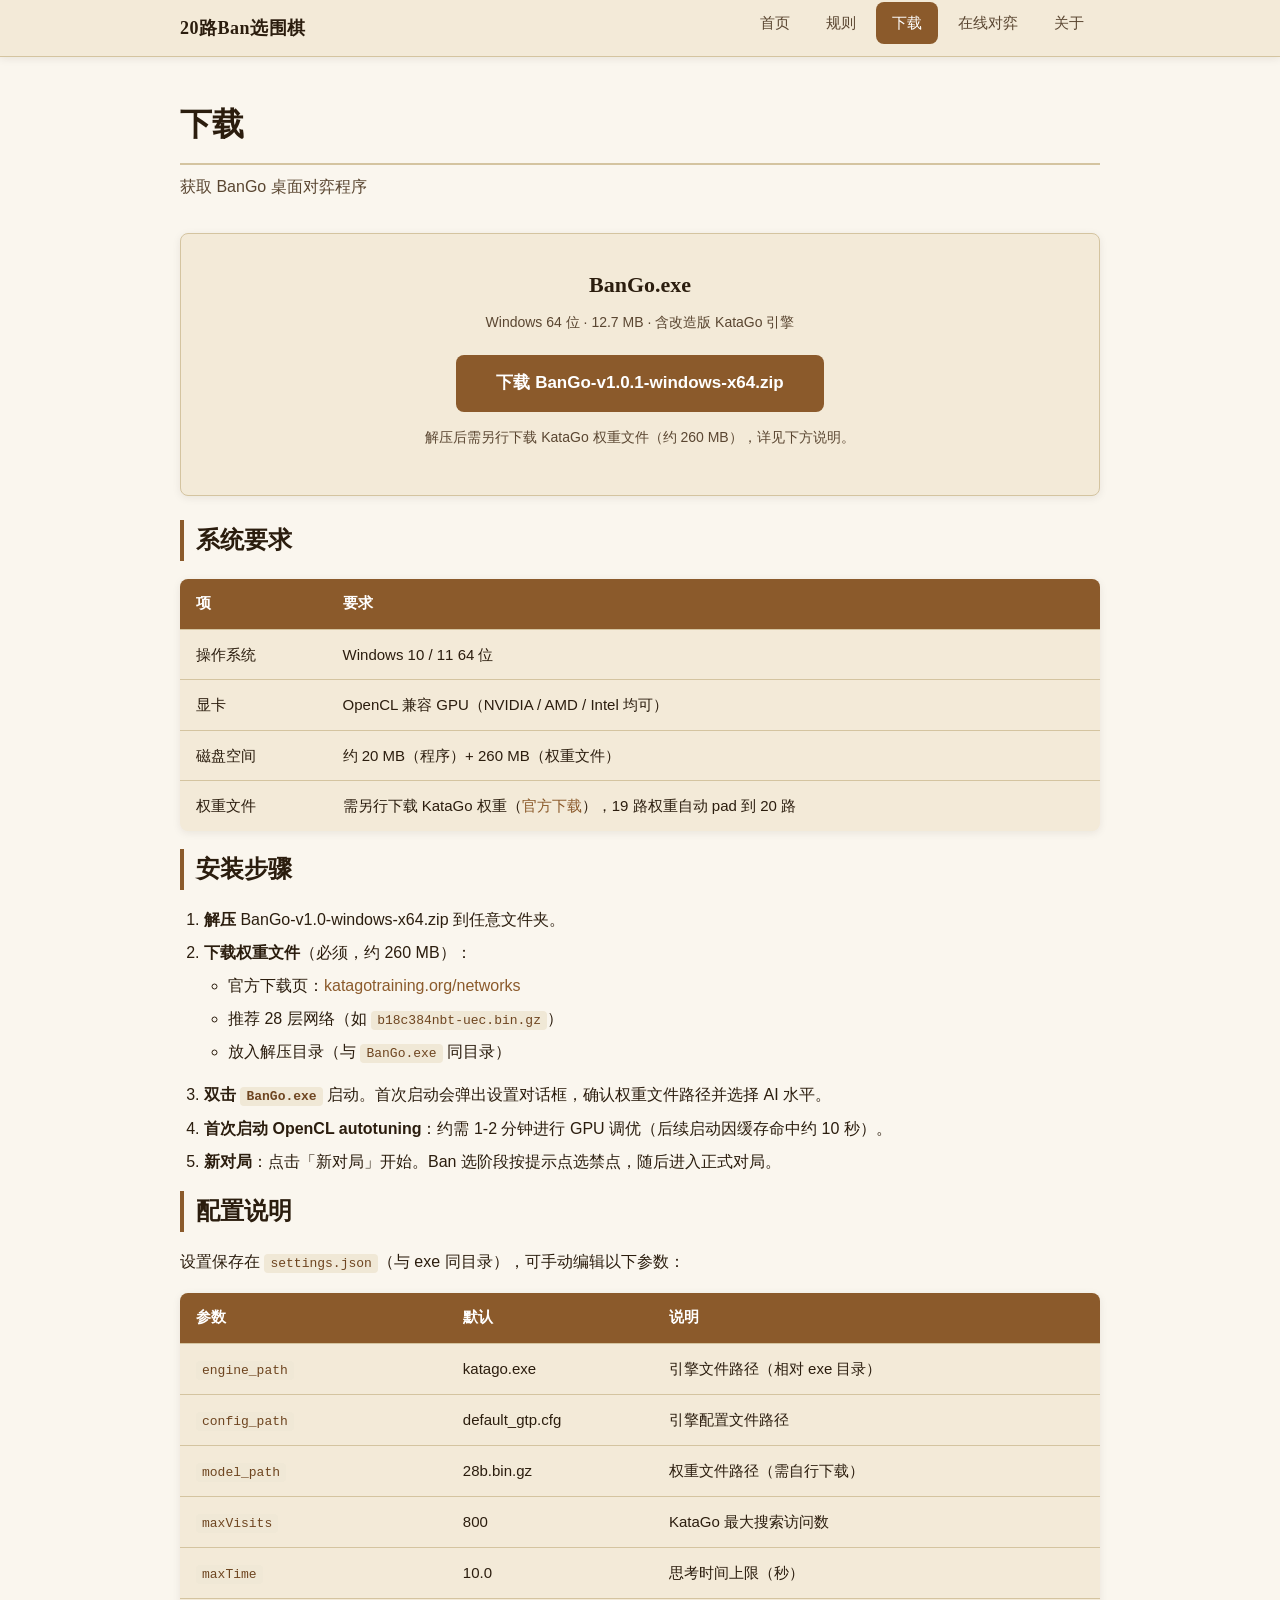
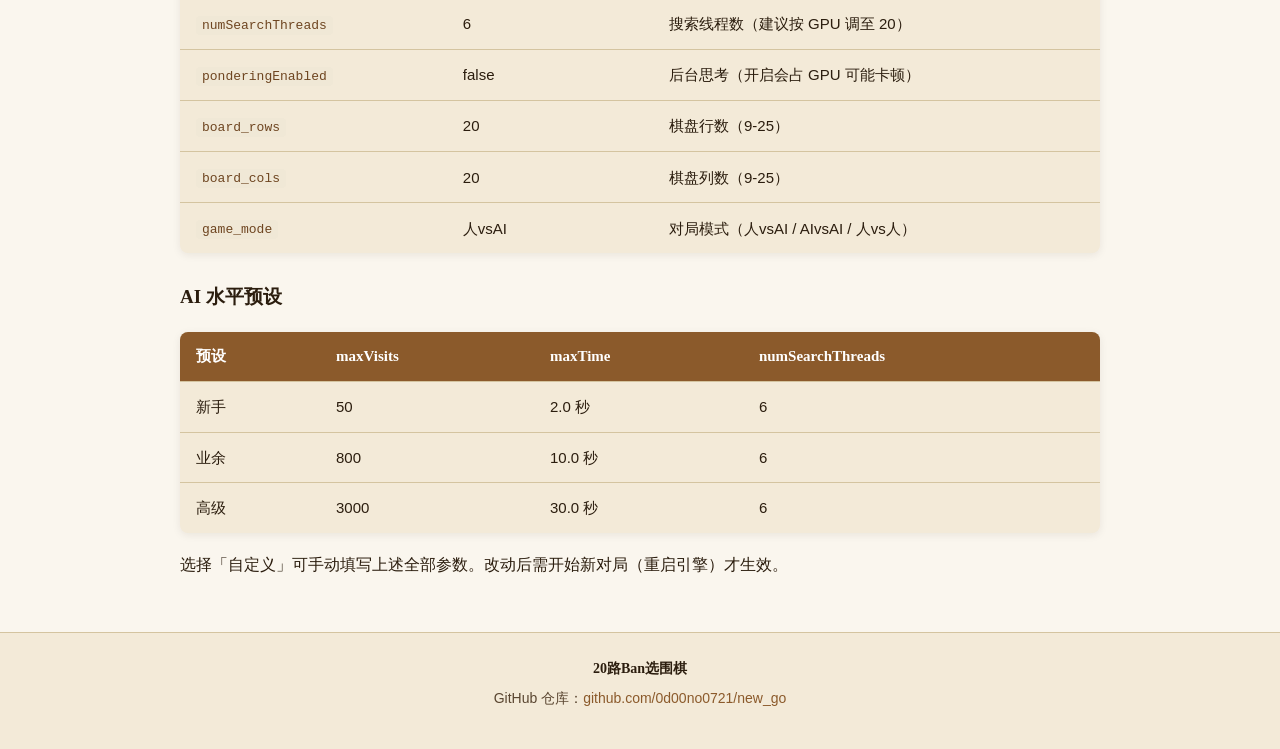
<file: ban-selection/website/download.html>
<!DOCTYPE html>
<html lang="zh-CN">
<head>
    <meta charset="utf-8">
    <meta name="viewport" content="width=device-width, initial-scale=1.0">
    <title>下载 — 20路Ban选围棋</title>
    <link rel="stylesheet" href="./css/style.css">
</head>
<body>
    <header class="site-header">
        <nav class="nav">
            <a href="index.html" class="nav-brand">20路Ban选围棋</a>
            <button class="nav-toggle" aria-label="菜单">☰</button>
            <ul class="nav-links">
                <li><a href="index.html">首页</a></li>
                <li><a href="rules.html">规则</a></li>
                <li><a href="download.html">下载</a></li>
                <li><a href="play.html">在线对弈</a></li>
                <li><a href="about.html">关于</a></li>
            </ul>
        </nav>
    </header>

    <main>
        <h1 class="page-title">下载</h1>
        <p class="page-subtitle">获取 BanGo 桌面对弈程序</p>

        <section class="download-box">
            <h3>BanGo.exe</h3>
            <p class="size">Windows 64 位 · 12.7 MB · 含改造版 KataGo 引擎</p>
            <a href="https://github.com/0d00no0721/new_go/releases/download/ban-selection-v1.0.1/BanGo-v1.0-windows-x64.zip" class="btn btn-primary btn-large">下载 BanGo-v1.0.1-windows-x64.zip</a>
            <p class="release-note">解压后需另行下载 KataGo 权重文件（约 260 MB），详见下方说明。</p>
        </section>

        <section>
            <h2>系统要求</h2>
            <table>
                <tr><th>项</th><th>要求</th></tr>
                <tr><td>操作系统</td><td>Windows 10 / 11 64 位</td></tr>
                <tr><td>显卡</td><td>OpenCL 兼容 GPU（NVIDIA / AMD / Intel 均可）</td></tr>
                <tr><td>磁盘空间</td><td>约 20 MB（程序）+ 260 MB（权重文件）</td></tr>
                <tr><td>权重文件</td><td>需另行下载 KataGo 权重（<a href="https://katagotraining.org/networks/">官方下载</a>），19 路权重自动 pad 到 20 路</td></tr>
            </table>
        </section>

        <section>
            <h2>安装步骤</h2>
            <ol>
                <li><strong>解压</strong> BanGo-v1.0-windows-x64.zip 到任意文件夹。</li>
                <li><strong>下载权重文件</strong>（必须，约 260 MB）：
                    <ul>
                        <li>官方下载页：<a href="https://katagotraining.org/networks/">katagotraining.org/networks</a></li>
                        <li>推荐 28 层网络（如 <code>b18c384nbt-uec.bin.gz</code>）</li>
                        <li>放入解压目录（与 <code>BanGo.exe</code> 同目录）</li>
                    </ul>
                </li>
                <li><strong>双击 <code>BanGo.exe</code></strong> 启动。首次启动会弹出设置对话框，确认权重文件路径并选择 AI 水平。</li>
                <li><strong>首次启动 OpenCL autotuning</strong>：约需 1‑2 分钟进行 GPU 调优（后续启动因缓存命中约 10 秒）。</li>
                <li><strong>新对局</strong>：点击「新对局」开始。Ban 选阶段按提示点选禁点，随后进入正式对局。</li>
            </ol>
        </section>

        <section>
            <h2>配置说明</h2>
            <p>设置保存在 <code>settings.json</code>（与 exe 同目录），可手动编辑以下参数：</p>
            <table>
                <tr><th>参数</th><th>默认</th><th>说明</th></tr>
                <tr><td><code>engine_path</code></td><td>katago.exe</td><td>引擎文件路径（相对 exe 目录）</td></tr>
                <tr><td><code>config_path</code></td><td>default_gtp.cfg</td><td>引擎配置文件路径</td></tr>
                <tr><td><code>model_path</code></td><td>28b.bin.gz</td><td>权重文件路径（需自行下载）</td></tr>
                <tr><td><code>maxVisits</code></td><td>800</td><td>KataGo 最大搜索访问数</td></tr>
                <tr><td><code>maxTime</code></td><td>10.0</td><td>思考时间上限（秒）</td></tr>
                <tr><td><code>numSearchThreads</code></td><td>6</td><td>搜索线程数（建议按 GPU 调至 20）</td></tr>
                <tr><td><code>ponderingEnabled</code></td><td>false</td><td>后台思考（开启会占 GPU 可能卡顿）</td></tr>
                <tr><td><code>board_rows</code></td><td>20</td><td>棋盘行数（9‑25）</td></tr>
                <tr><td><code>board_cols</code></td><td>20</td><td>棋盘列数（9‑25）</td></tr>
                <tr><td><code>game_mode</code></td><td>人vsAI</td><td>对局模式（人vsAI / AIvsAI / 人vs人）</td></tr>
            </table>

            <h3>AI 水平预设</h3>
            <table>
                <tr><th>预设</th><th>maxVisits</th><th>maxTime</th><th>numSearchThreads</th></tr>
                <tr><td>新手</td><td>50</td><td>2.0 秒</td><td>6</td></tr>
                <tr><td>业余</td><td>800</td><td>10.0 秒</td><td>6</td></tr>
                <tr><td>高级</td><td>3000</td><td>30.0 秒</td><td>6</td></tr>
            </table>
            <p>选择「自定义」可手动填写上述全部参数。改动后需开始新对局（重启引擎）才生效。</p>
        </section>
    </main>

    <footer class="site-footer">
        <div class="footer-brand">20路Ban选围棋</div>
        <p>GitHub 仓库：<a href="https://github.com/0d00no0721/new_go">github.com/0d00no0721/new_go</a></p>
    </footer>

    <script src="./js/main.js"></script>
</body>
</html>
</file>
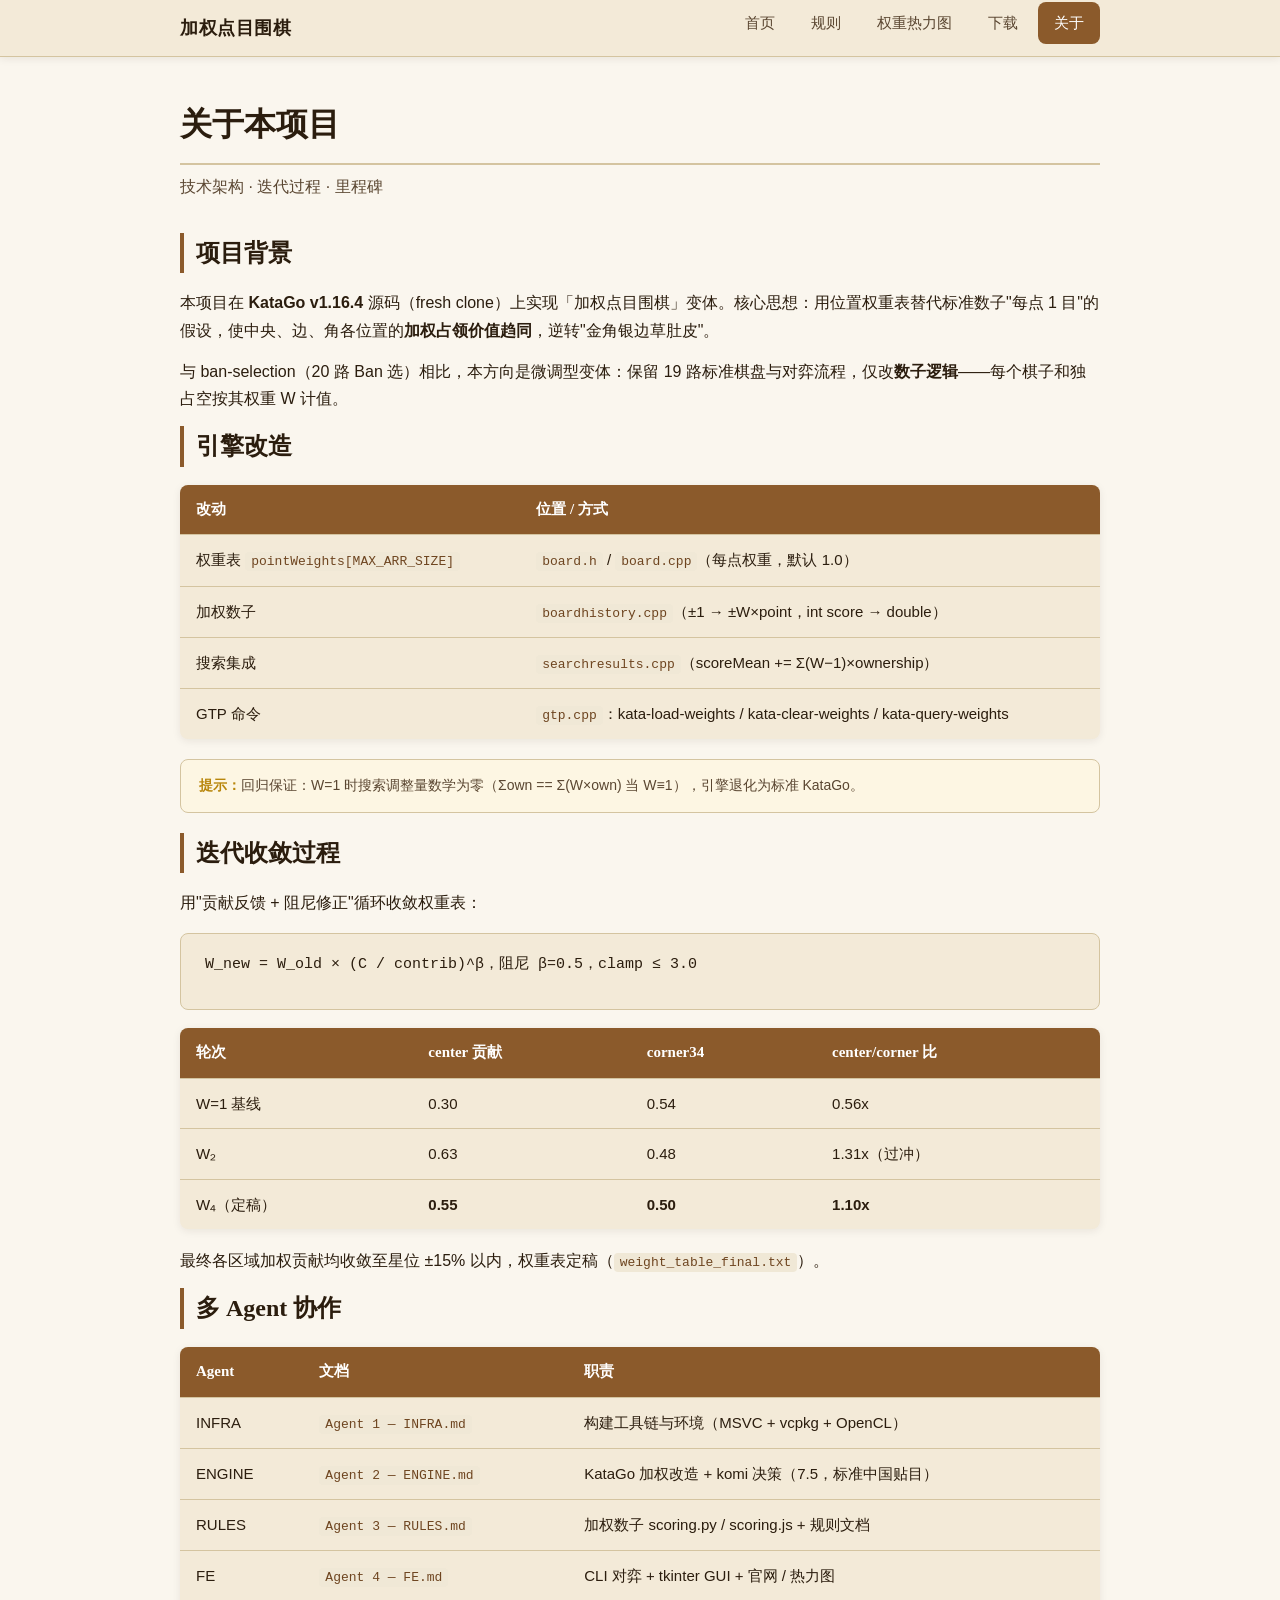
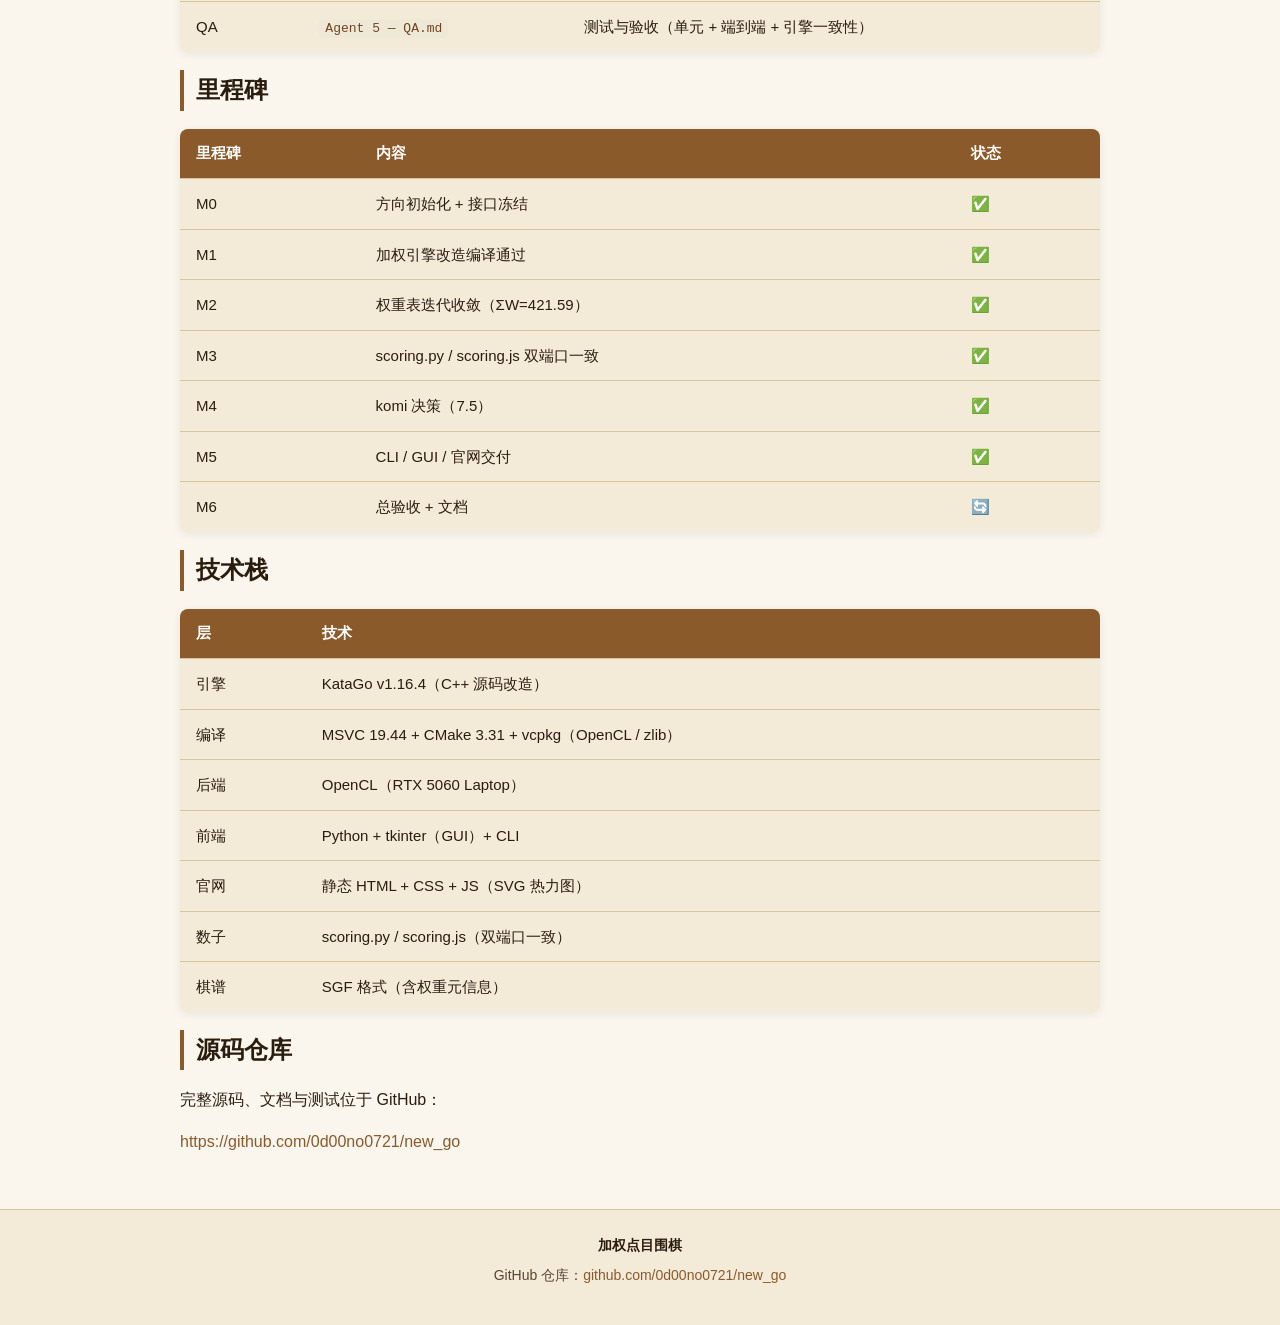
<file: weighted-scoring/website/about.html>
<!DOCTYPE html>
<html lang="zh-CN">
<head>
    <meta charset="utf-8">
    <meta name="viewport" content="width=device-width, initial-scale=1.0">
    <title>关于 — 加权点目围棋</title>
    <link rel="stylesheet" href="./css/style.css">
</head>
<body>
    <header class="site-header">
        <nav class="nav">
            <a href="index.html" class="nav-brand">加权点目围棋</a>
            <button class="nav-toggle" aria-label="菜单">☰</button>
            <ul class="nav-links">
                <li><a href="index.html">首页</a></li>
                <li><a href="rules.html">规则</a></li>
                <li><a href="heatmap.html">权重热力图</a></li>
                <li><a href="download.html">下载</a></li>
                <li><a href="about.html">关于</a></li>
            </ul>
        </nav>
    </header>

    <main>
        <h1 class="page-title">关于本项目</h1>
        <p class="page-subtitle">技术架构 · 迭代过程 · 里程碑</p>

        <section>
            <h2>项目背景</h2>
            <p>本项目在 <strong>KataGo v1.16.4</strong> 源码（fresh clone）上实现「加权点目围棋」变体。核心思想：用位置权重表替代标准数子"每点 1 目"的假设，使中央、边、角各位置的<strong>加权占领价值趋同</strong>，逆转"金角银边草肚皮"。</p>
            <p>与 ban-selection（20 路 Ban 选）相比，本方向是微调型变体：保留 19 路标准棋盘与对弈流程，仅改<strong>数子逻辑</strong>——每个棋子和独占空按其权重 W 计值。</p>
        </section>

        <section>
            <h2>引擎改造</h2>
            <table>
                <tr><th>改动</th><th>位置 / 方式</th></tr>
                <tr><td>权重表 <code>pointWeights[MAX_ARR_SIZE]</code></td><td><code>board.h</code> / <code>board.cpp</code>（每点权重，默认 1.0）</td></tr>
                <tr><td>加权数子</td><td><code>boardhistory.cpp</code>（±1 → ±W×point，int score → double）</td></tr>
                <tr><td>搜索集成</td><td><code>searchresults.cpp</code>（scoreMean += Σ(W−1)×ownership）</td></tr>
                <tr><td>GTP 命令</td><td><code>gtp.cpp</code>：kata-load-weights / kata-clear-weights / kata-query-weights</td></tr>
            </table>
            <div class="note">回归保证：W=1 时搜索调整量数学为零（Σown == Σ(W×own) 当 W≡1），引擎退化为标准 KataGo。</div>
        </section>

        <section>
            <h2>迭代收敛过程</h2>
            <p>用"贡献反馈 + 阻尼修正"循环收敛权重表：</p>
            <div class="formula">
                <p>W_new = W_old × (C / contrib)^β，阻尼 β=0.5，clamp ≤ 3.0</p>
            </div>
            <table>
                <tr><th>轮次</th><th>center 贡献</th><th>corner34</th><th>center/corner 比</th></tr>
                <tr><td>W=1 基线</td><td>0.30</td><td>0.54</td><td>0.56x</td></tr>
                <tr><td>W₂</td><td>0.63</td><td>0.48</td><td>1.31x（过冲）</td></tr>
                <tr><td>W₄（定稿）</td><td><strong>0.55</strong></td><td><strong>0.50</strong></td><td><strong>1.10x</strong></td></tr>
            </table>
            <p>最终各区域加权贡献均收敛至星位 ±15% 以内，权重表定稿（<code>weight_table_final.txt</code>）。</p>
        </section>

        <section>
            <h2>多 Agent 协作</h2>
            <table>
                <tr><th>Agent</th><th>文档</th><th>职责</th></tr>
                <tr><td>INFRA</td><td><code>Agent 1 — INFRA.md</code></td><td>构建工具链与环境（MSVC + vcpkg + OpenCL）</td></tr>
                <tr><td>ENGINE</td><td><code>Agent 2 — ENGINE.md</code></td><td>KataGo 加权改造 + komi 决策（7.5，标准中国贴目）</td></tr>
                <tr><td>RULES</td><td><code>Agent 3 — RULES.md</code></td><td>加权数子 scoring.py / scoring.js + 规则文档</td></tr>
                <tr><td>FE</td><td><code>Agent 4 — FE.md</code></td><td>CLI 对弈 + tkinter GUI + 官网 / 热力图</td></tr>
                <tr><td>QA</td><td><code>Agent 5 — QA.md</code></td><td>测试与验收（单元 + 端到端 + 引擎一致性）</td></tr>
            </table>
        </section>

        <section>
            <h2>里程碑</h2>
            <table>
                <tr><th>里程碑</th><th>内容</th><th>状态</th></tr>
                <tr><td>M0</td><td>方向初始化 + 接口冻结</td><td>✅</td></tr>
                <tr><td>M1</td><td>加权引擎改造编译通过</td><td>✅</td></tr>
                <tr><td>M2</td><td>权重表迭代收敛（ΣW=421.59）</td><td>✅</td></tr>
                <tr><td>M3</td><td>scoring.py / scoring.js 双端口一致</td><td>✅</td></tr>
                <tr><td>M4</td><td>komi 决策（7.5）</td><td>✅</td></tr>
                <tr><td>M5</td><td>CLI / GUI / 官网交付</td><td>✅</td></tr>
                <tr><td>M6</td><td>总验收 + 文档</td><td>🔄</td></tr>
            </table>
        </section>

        <section>
            <h2>技术栈</h2>
            <table>
                <tr><th>层</th><th>技术</th></tr>
                <tr><td>引擎</td><td>KataGo v1.16.4（C++ 源码改造）</td></tr>
                <tr><td>编译</td><td>MSVC 19.44 + CMake 3.31 + vcpkg（OpenCL / zlib）</td></tr>
                <tr><td>后端</td><td>OpenCL（RTX 5060 Laptop）</td></tr>
                <tr><td>前端</td><td>Python + tkinter（GUI）+ CLI</td></tr>
                <tr><td>官网</td><td>静态 HTML + CSS + JS（SVG 热力图）</td></tr>
                <tr><td>数子</td><td>scoring.py / scoring.js（双端口一致）</td></tr>
                <tr><td>棋谱</td><td>SGF 格式（含权重元信息）</td></tr>
            </table>
        </section>

        <section>
            <h2>源码仓库</h2>
            <p>完整源码、文档与测试位于 GitHub：</p>
            <p><a href="https://github.com/0d00no0721/new_go">https://github.com/0d00no0721/new_go</a></p>
        </section>
    </main>

    <footer class="site-footer">
        <div class="footer-brand">加权点目围棋</div>
        <p>GitHub 仓库：<a href="https://github.com/0d00no0721/new_go">github.com/0d00no0721/new_go</a></p>
    </footer>

    <script src="./js/main.js"></script>
</body>
</html>
</file>
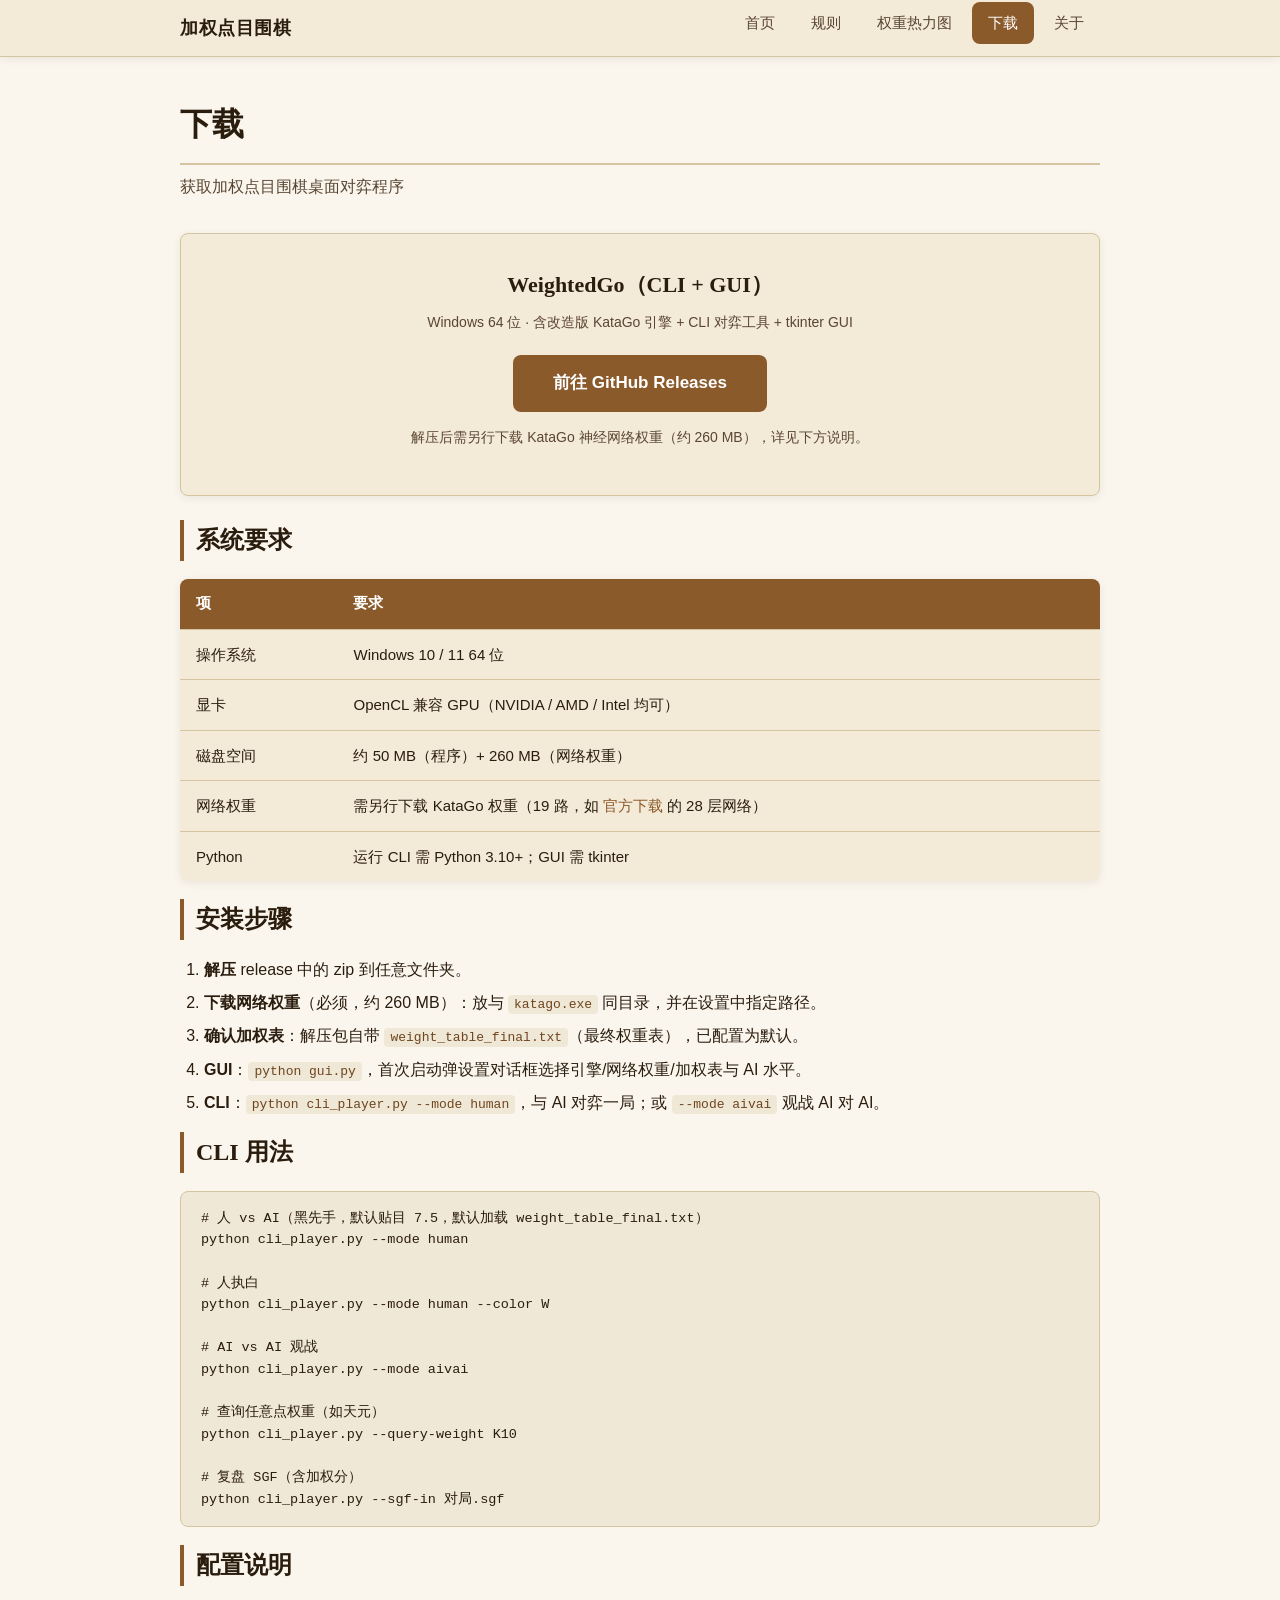
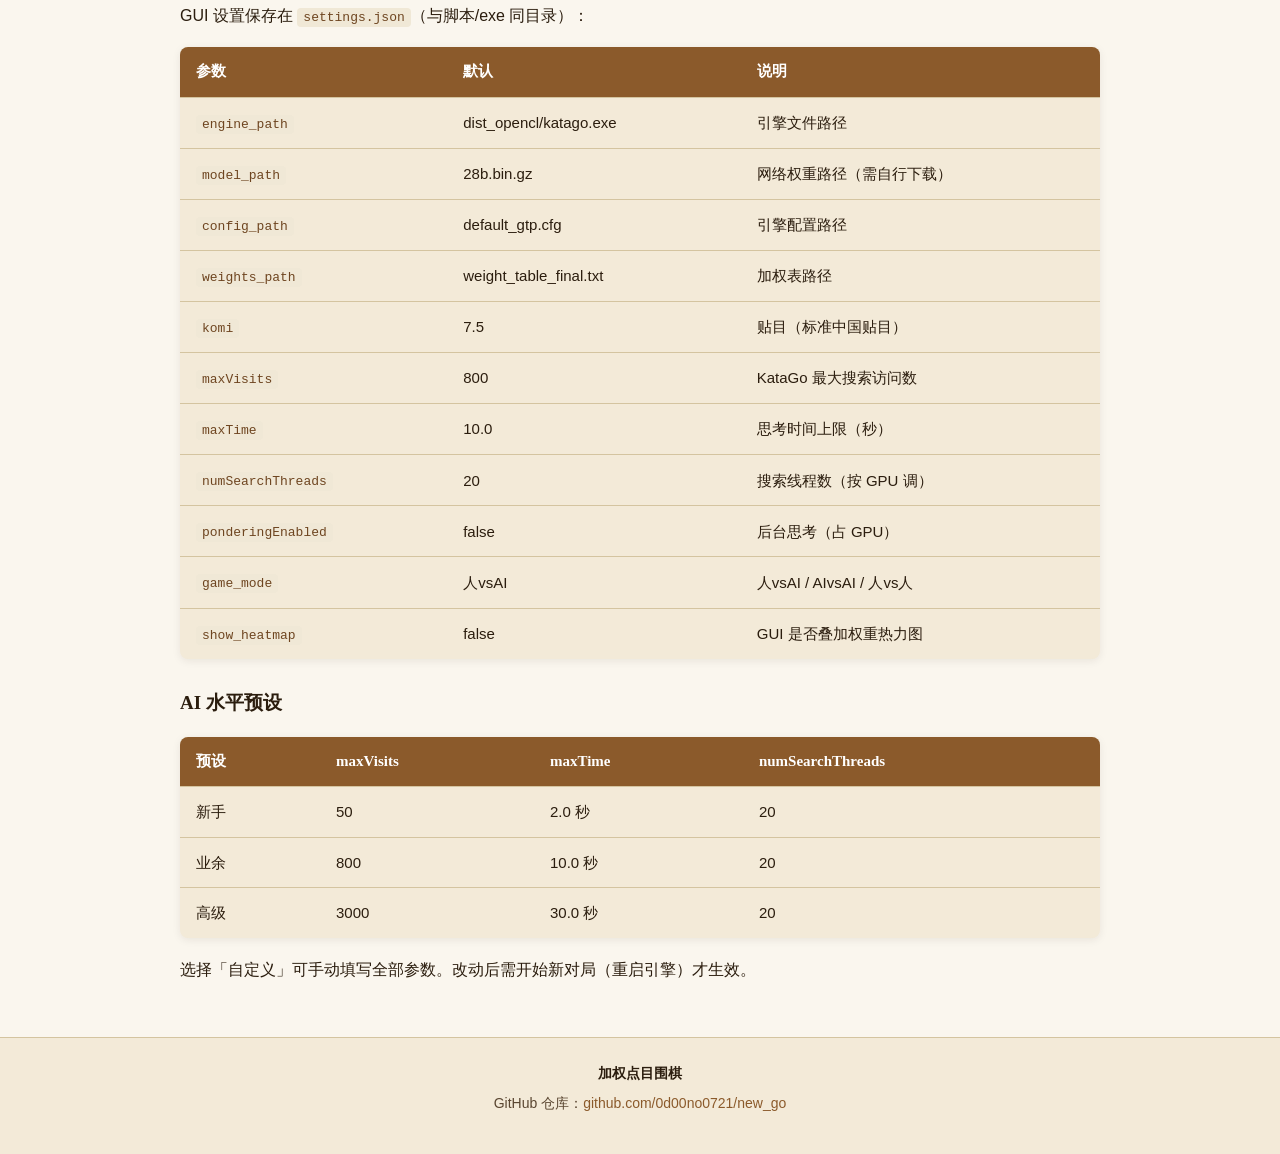
<file: weighted-scoring/website/download.html>
<!DOCTYPE html>
<html lang="zh-CN">
<head>
    <meta charset="utf-8">
    <meta name="viewport" content="width=device-width, initial-scale=1.0">
    <title>下载 — 加权点目围棋</title>
    <link rel="stylesheet" href="./css/style.css">
</head>
<body>
    <header class="site-header">
        <nav class="nav">
            <a href="index.html" class="nav-brand">加权点目围棋</a>
            <button class="nav-toggle" aria-label="菜单">☰</button>
            <ul class="nav-links">
                <li><a href="index.html">首页</a></li>
                <li><a href="rules.html">规则</a></li>
                <li><a href="heatmap.html">权重热力图</a></li>
                <li><a href="download.html">下载</a></li>
                <li><a href="about.html">关于</a></li>
            </ul>
        </nav>
    </header>

    <main>
        <h1 class="page-title">下载</h1>
        <p class="page-subtitle">获取加权点目围棋桌面对弈程序</p>

        <section class="download-box">
            <h3>WeightedGo（CLI + GUI）</h3>
            <p class="size">Windows 64 位 · 含改造版 KataGo 引擎 + CLI 对弈工具 + tkinter GUI</p>
            <a href="https://github.com/0d00no0721/new_go/releases" class="btn btn-primary btn-large">前往 GitHub Releases</a>
            <p class="release-note">解压后需另行下载 KataGo 神经网络权重（约 260 MB），详见下方说明。</p>
        </section>

        <section>
            <h2>系统要求</h2>
            <table>
                <tr><th>项</th><th>要求</th></tr>
                <tr><td>操作系统</td><td>Windows 10 / 11 64 位</td></tr>
                <tr><td>显卡</td><td>OpenCL 兼容 GPU（NVIDIA / AMD / Intel 均可）</td></tr>
                <tr><td>磁盘空间</td><td>约 50 MB（程序）+ 260 MB（网络权重）</td></tr>
                <tr><td>网络权重</td><td>需另行下载 KataGo 权重（19 路，如 <a href="https://katagotraining.org/networks/">官方下载</a> 的 28 层网络）</td></tr>
                <tr><td>Python</td><td>运行 CLI 需 Python 3.10+；GUI 需 tkinter</td></tr>
            </table>
        </section>

        <section>
            <h2>安装步骤</h2>
            <ol>
                <li><strong>解压</strong> release 中的 zip 到任意文件夹。</li>
                <li><strong>下载网络权重</strong>（必须，约 260 MB）：放与 <code>katago.exe</code> 同目录，并在设置中指定路径。</li>
                <li><strong>确认加权表</strong>：解压包自带 <code>weight_table_final.txt</code>（最终权重表），已配置为默认。</li>
                <li><strong>GUI</strong>：<code>python gui.py</code>，首次启动弹设置对话框选择引擎/网络权重/加权表与 AI 水平。</li>
                <li><strong>CLI</strong>：<code>python cli_player.py --mode human</code>，与 AI 对弈一局；或 <code>--mode aivai</code> 观战 AI 对 AI。</li>
            </ol>
        </section>

        <section>
            <h2>CLI 用法</h2>
            <pre># 人 vs AI（黑先手，默认贴目 7.5，默认加载 weight_table_final.txt）
python cli_player.py --mode human

# 人执白
python cli_player.py --mode human --color W

# AI vs AI 观战
python cli_player.py --mode aivai

# 查询任意点权重（如天元）
python cli_player.py --query-weight K10

# 复盘 SGF（含加权分）
python cli_player.py --sgf-in 对局.sgf</pre>
        </section>

        <section>
            <h2>配置说明</h2>
            <p>GUI 设置保存在 <code>settings.json</code>（与脚本/exe 同目录）：</p>
            <table>
                <tr><th>参数</th><th>默认</th><th>说明</th></tr>
                <tr><td><code>engine_path</code></td><td>dist_opencl/katago.exe</td><td>引擎文件路径</td></tr>
                <tr><td><code>model_path</code></td><td>28b.bin.gz</td><td>网络权重路径（需自行下载）</td></tr>
                <tr><td><code>config_path</code></td><td>default_gtp.cfg</td><td>引擎配置路径</td></tr>
                <tr><td><code>weights_path</code></td><td>weight_table_final.txt</td><td>加权表路径</td></tr>
                <tr><td><code>komi</code></td><td>7.5</td><td>贴目（标准中国贴目）</td></tr>
                <tr><td><code>maxVisits</code></td><td>800</td><td>KataGo 最大搜索访问数</td></tr>
                <tr><td><code>maxTime</code></td><td>10.0</td><td>思考时间上限（秒）</td></tr>
                <tr><td><code>numSearchThreads</code></td><td>20</td><td>搜索线程数（按 GPU 调）</td></tr>
                <tr><td><code>ponderingEnabled</code></td><td>false</td><td>后台思考（占 GPU）</td></tr>
                <tr><td><code>game_mode</code></td><td>人vsAI</td><td>人vsAI / AIvsAI / 人vs人</td></tr>
                <tr><td><code>show_heatmap</code></td><td>false</td><td>GUI 是否叠加权重热力图</td></tr>
            </table>

            <h3>AI 水平预设</h3>
            <table>
                <tr><th>预设</th><th>maxVisits</th><th>maxTime</th><th>numSearchThreads</th></tr>
                <tr><td>新手</td><td>50</td><td>2.0 秒</td><td>20</td></tr>
                <tr><td>业余</td><td>800</td><td>10.0 秒</td><td>20</td></tr>
                <tr><td>高级</td><td>3000</td><td>30.0 秒</td><td>20</td></tr>
            </table>
            <p>选择「自定义」可手动填写全部参数。改动后需开始新对局（重启引擎）才生效。</p>
        </section>
    </main>

    <footer class="site-footer">
        <div class="footer-brand">加权点目围棋</div>
        <p>GitHub 仓库：<a href="https://github.com/0d00no0721/new_go">github.com/0d00no0721/new_go</a></p>
    </footer>

    <script src="./js/main.js"></script>
</body>
</html>
</file>
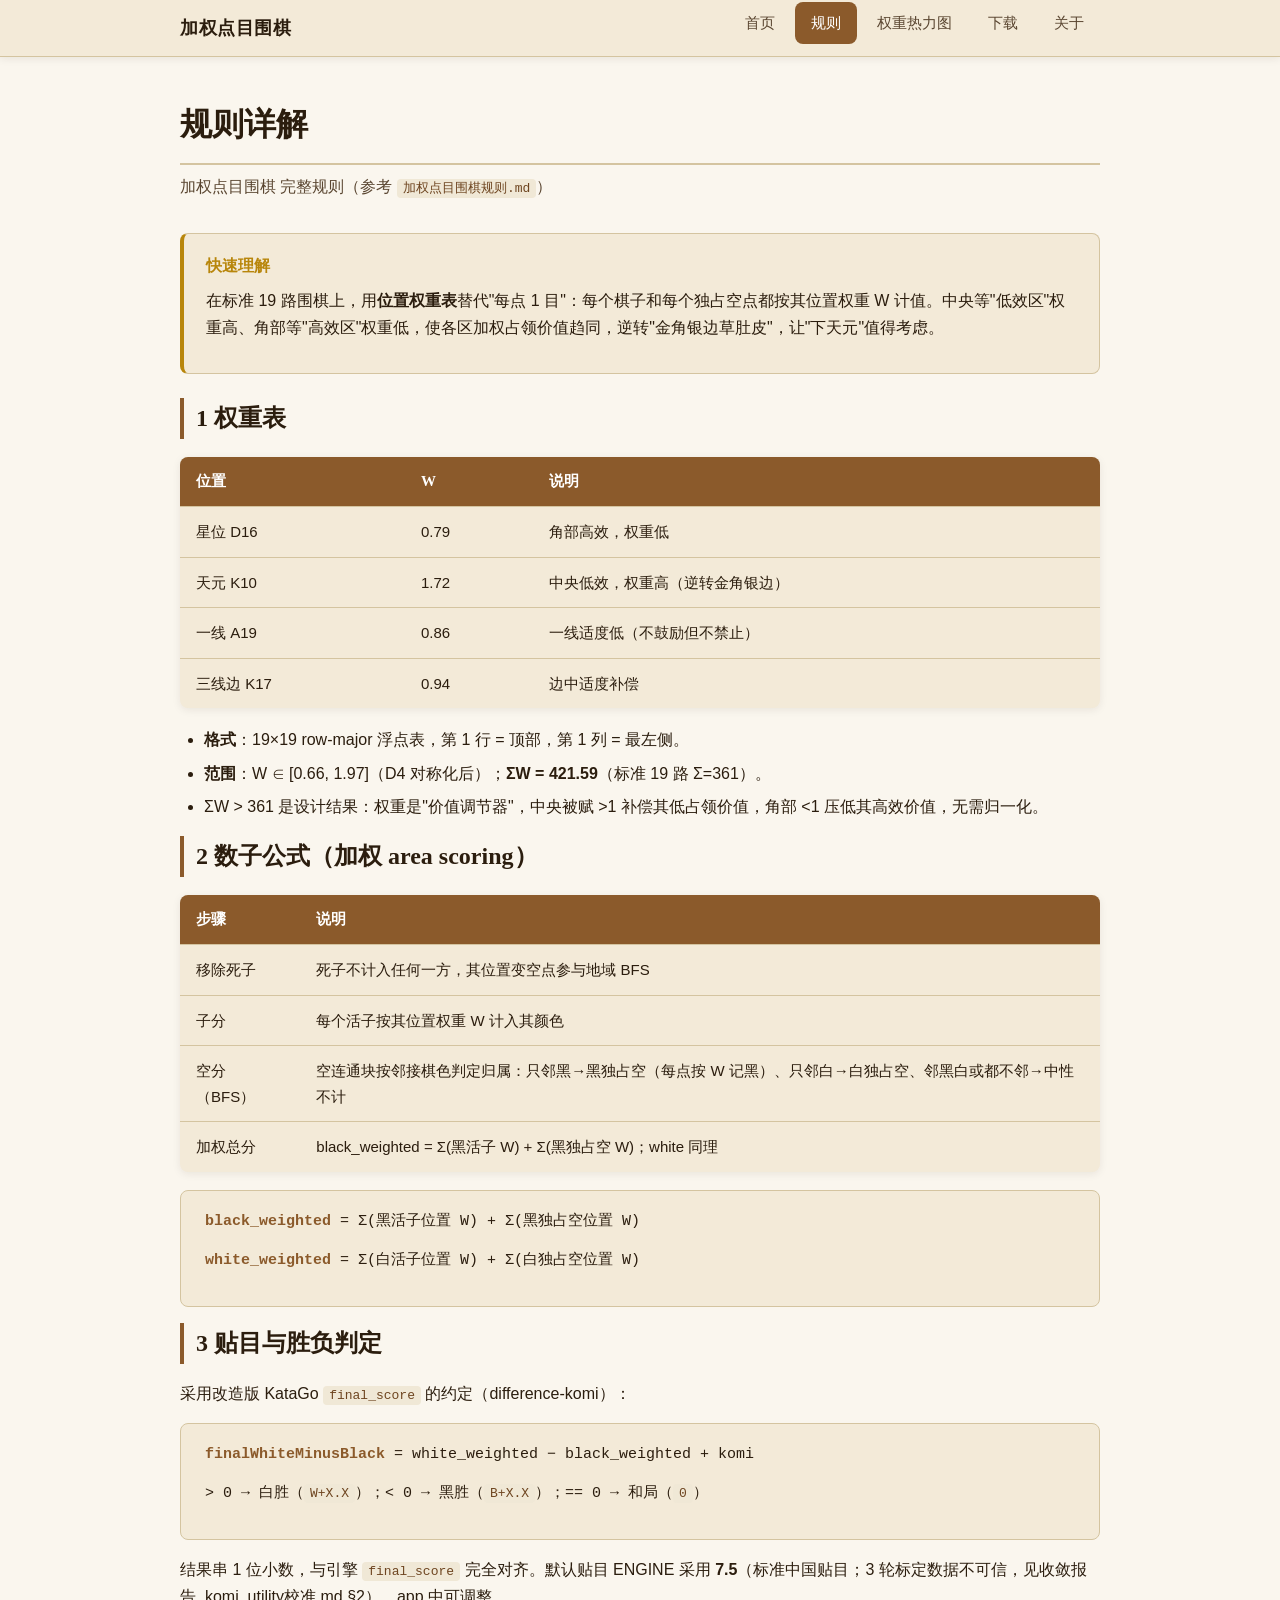
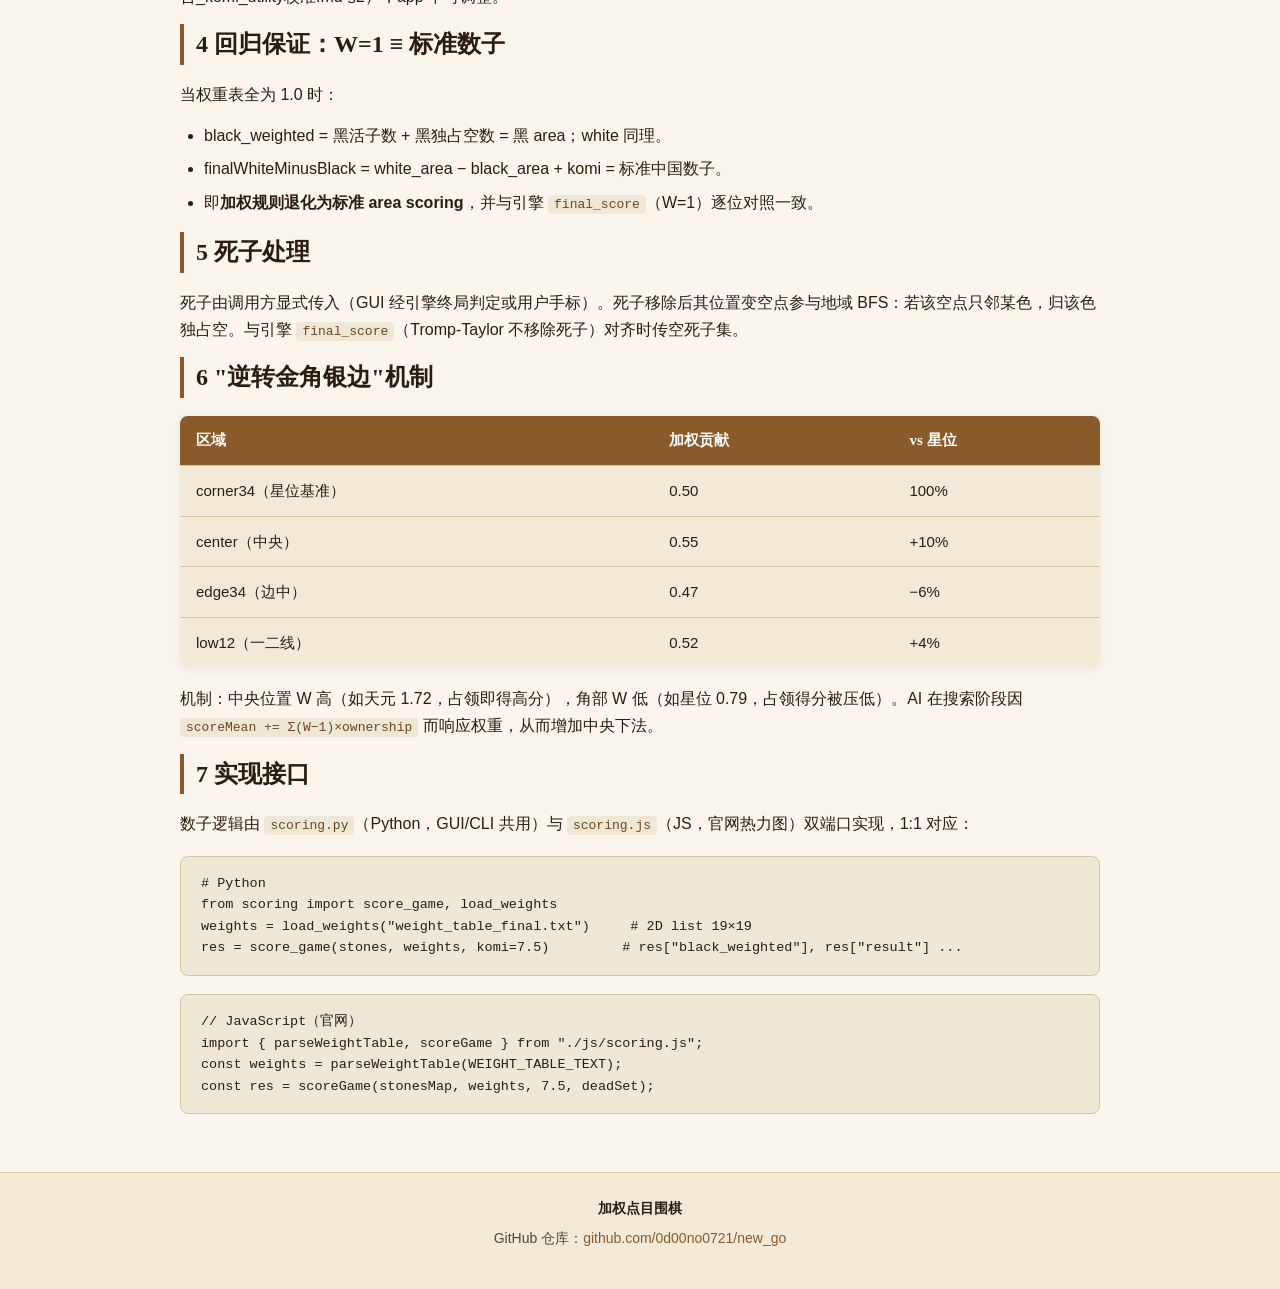
<file: weighted-scoring/website/rules.html>
<!DOCTYPE html>
<html lang="zh-CN">
<head>
    <meta charset="utf-8">
    <meta name="viewport" content="width=device-width, initial-scale=1.0">
    <title>规则详解 — 加权点目围棋</title>
    <link rel="stylesheet" href="./css/style.css">
</head>
<body>
    <header class="site-header">
        <nav class="nav">
            <a href="index.html" class="nav-brand">加权点目围棋</a>
            <button class="nav-toggle" aria-label="菜单">☰</button>
            <ul class="nav-links">
                <li><a href="index.html">首页</a></li>
                <li><a href="rules.html">规则</a></li>
                <li><a href="heatmap.html">权重热力图</a></li>
                <li><a href="download.html">下载</a></li>
                <li><a href="about.html">关于</a></li>
            </ul>
        </nav>
    </header>

    <main>
        <h1 class="page-title">规则详解</h1>
        <p class="page-subtitle">加权点目围棋 完整规则（参考 <code>加权点目围棋规则.md</code>）</p>

        <div class="callout">
            <div class="callout-title">快速理解</div>
            <p>在标准 19 路围棋上，用<strong>位置权重表</strong>替代"每点 1 目"：每个棋子和每个独占空点都按其位置权重 W 计值。中央等"低效区"权重高、角部等"高效区"权重低，使各区加权占领价值趋同，逆转"金角银边草肚皮"，让"下天元"值得考虑。</p>
        </div>

        <section>
            <h2>1 权重表</h2>
            <table>
                <tr><th>位置</th><th>W</th><th>说明</th></tr>
                <tr><td>星位 D16</td><td>0.79</td><td>角部高效，权重低</td></tr>
                <tr><td>天元 K10</td><td>1.72</td><td>中央低效，权重高（逆转金角银边）</td></tr>
                <tr><td>一线 A19</td><td>0.86</td><td>一线适度低（不鼓励但不禁止）</td></tr>
                <tr><td>三线边 K17</td><td>0.94</td><td>边中适度补偿</td></tr>
            </table>
            <ul>
                <li><strong>格式</strong>：19×19 row-major 浮点表，第 1 行 = 顶部，第 1 列 = 最左侧。</li>
                <li><strong>范围</strong>：W ∈ [0.66, 1.97]（D4 对称化后）；<strong>ΣW = 421.59</strong>（标准 19 路 Σ=361）。</li>
                <li>ΣW &gt; 361 是设计结果：权重是"价值调节器"，中央被赋 &gt;1 补偿其低占领价值，角部 &lt;1 压低其高效价值，无需归一化。</li>
            </ul>
        </section>

        <section>
            <h2>2 数子公式（加权 area scoring）</h2>
            <table>
                <tr><th>步骤</th><th>说明</th></tr>
                <tr><td>移除死子</td><td>死子不计入任何一方，其位置变空点参与地域 BFS</td></tr>
                <tr><td>子分</td><td>每个活子按其位置权重 W 计入其颜色</td></tr>
                <tr><td>空分（BFS）</td><td>空连通块按邻接棋色判定归属：只邻黑→黑独占空（每点按 W 记黑）、只邻白→白独占空、邻黑白或都不邻→中性不计</td></tr>
                <tr><td>加权总分</td><td>black_weighted = Σ(黑活子 W) + Σ(黑独占空 W)；white 同理</td></tr>
            </table>
            <div class="formula">
                <p><strong>black_weighted</strong> = Σ(黑活子位置 W) + Σ(黑独占空位置 W)</p>
                <p><strong>white_weighted</strong> = Σ(白活子位置 W) + Σ(白独占空位置 W)</p>
            </div>
        </section>

        <section>
            <h2>3 贴目与胜负判定</h2>
            <p>采用改造版 KataGo <code>final_score</code> 的约定（difference-komi）：</p>
            <div class="formula">
                <p><strong>finalWhiteMinusBlack</strong> = white_weighted − black_weighted + komi</p>
                <p>&gt; 0 → 白胜（<code>W+X.X</code>）；&lt; 0 → 黑胜（<code>B+X.X</code>）；== 0 → 和局（<code>0</code>）</p>
            </div>
            <p>结果串 1 位小数，与引擎 <code>final_score</code> 完全对齐。默认贴目 ENGINE 采用 <strong>7.5</strong>（标准中国贴目；3 轮标定数据不可信，见收敛报告_komi_utility校准.md §2），app 中可调整。</p>
        </section>

        <section>
            <h2>4 回归保证：W=1 ≡ 标准数子</h2>
            <p>当权重表全为 1.0 时：</p>
            <ul>
                <li>black_weighted = 黑活子数 + 黑独占空数 = 黑 area；white 同理。</li>
                <li>finalWhiteMinusBlack = white_area − black_area + komi = 标准中国数子。</li>
                <li>即<strong>加权规则退化为标准 area scoring</strong>，并与引擎 <code>final_score</code>（W=1）逐位对照一致。</li>
            </ul>
        </section>

        <section>
            <h2>5 死子处理</h2>
            <p>死子由调用方显式传入（GUI 经引擎终局判定或用户手标）。死子移除后其位置变空点参与地域 BFS：若该空点只邻某色，归该色独占空。与引擎 <code>final_score</code>（Tromp-Taylor 不移除死子）对齐时传空死子集。</p>
        </section>

        <section>
            <h2>6 "逆转金角银边"机制</h2>
            <table>
                <tr><th>区域</th><th>加权贡献</th><th>vs 星位</th></tr>
                <tr><td>corner34（星位基准）</td><td>0.50</td><td>100%</td></tr>
                <tr><td>center（中央）</td><td>0.55</td><td>+10%</td></tr>
                <tr><td>edge34（边中）</td><td>0.47</td><td>−6%</td></tr>
                <tr><td>low12（一二线）</td><td>0.52</td><td>+4%</td></tr>
            </table>
            <p>机制：中央位置 W 高（如天元 1.72，占领即得高分），角部 W 低（如星位 0.79，占领得分被压低）。AI 在搜索阶段因 <code>scoreMean += Σ(W−1)×ownership</code> 而响应权重，从而增加中央下法。</p>
        </section>

        <section>
            <h2>7 实现接口</h2>
            <p>数子逻辑由 <code>scoring.py</code>（Python，GUI/CLI 共用）与 <code>scoring.js</code>（JS，官网热力图）双端口实现，1:1 对应：</p>
            <pre># Python
from scoring import score_game, load_weights
weights = load_weights("weight_table_final.txt")     # 2D list 19×19
res = score_game(stones, weights, komi=7.5)         # res["black_weighted"], res["result"] ...</pre>
            <pre>// JavaScript（官网）
import { parseWeightTable, scoreGame } from "./js/scoring.js";
const weights = parseWeightTable(WEIGHT_TABLE_TEXT);
const res = scoreGame(stonesMap, weights, 7.5, deadSet);</pre>
        </section>
    </main>

    <footer class="site-footer">
        <div class="footer-brand">加权点目围棋</div>
        <p>GitHub 仓库：<a href="https://github.com/0d00no0721/new_go">github.com/0d00no0721/new_go</a></p>
    </footer>

    <script src="./js/main.js"></script>
</body>
</html>
</file>
<file: ban-selection/website/css/style.css>
/* ==========================================================================
   20路Ban选围棋 官网 — 共享样式
   宣纸暖色系 · 围棋传统风
   ========================================================================== */

/* ── 设计变量 ──────────────────────────────────────────────── */
:root {
    --bg:           #faf6ee;   /* 宣纸米白 */
    --text:         #2b1d0e;   /* 深褐墨 */
    --text-soft:    #5a4631;   /* 次级文字 */
    --accent:       #8b5a2b;   /* 木褐 主强调 */
    --accent-hover: #6e4520;   /* 木褐 悬停 */
    --gold:         #b8860b;   /* 暗金 次强调 */
    --card:         #f3ead8;   /* 卡片底 浅木 */
    --card-hover:   #ede0c4;   /* 卡片悬停 */
    --border:       #d4c4a0;   /* 木纹边 */
    --ban-red:      #cc2222;   /* 禁点红（与 GUI 一致） */
    --code-bg:      #f0e8d6;   /* 代码块底 */
    --shadow:       0 2px 8px rgba(43, 29, 14, 0.08);
    --shadow-lg:    0 4px 16px rgba(43, 29, 14, 0.12);
    --radius:       8px;
    --maxw:         960px;
    --serif:        "Noto Serif SC", "Source Han Serif SC", "SimSun", "宋体", serif;
    --sans:         -apple-system, BlinkMacSystemFont, "Segoe UI", "Microsoft YaHei", "PingFang SC", sans-serif;
    --mono:         "Consolas", "Courier New", monospace;
}

/* ── 重置 ──────────────────────────────────────────────────── */
*, *::before, *::after { box-sizing: border-box; margin: 0; padding: 0; }

html { scroll-behavior: smooth; }

body {
    font-family: var(--sans);
    color: var(--text);
    background: var(--bg);
    line-height: 1.7;
    min-height: 100vh;
    display: flex;
    flex-direction: column;
}

/* ── 链接 ──────────────────────────────────────────────────── */
a { color: var(--accent); text-decoration: none; transition: color 0.15s; }
a:hover { color: var(--accent-hover); text-decoration: underline; }

/* ── 顶部导航 ──────────────────────────────────────────────── */
.site-header {
    background: var(--card);
    border-bottom: 1px solid var(--border);
    box-shadow: var(--shadow);
    position: sticky;
    top: 0;
    z-index: 100;
}
.nav {
    max-width: var(--maxw);
    margin: 0 auto;
    padding: 0 20px;
    height: 56px;
    display: flex;
    align-items: center;
    justify-content: space-between;
}
.nav-brand {
    font-family: var(--serif);
    font-size: 18px;
    font-weight: 700;
    color: var(--text);
    letter-spacing: 0.5px;
}
.nav-brand:hover { text-decoration: none; color: var(--accent); }
.nav-links {
    display: flex;
    gap: 4px;
    list-style: none;
}
.nav-links a {
    display: block;
    padding: 8px 16px;
    border-radius: var(--radius);
    color: var(--text-soft);
    font-size: 15px;
    transition: background 0.15s, color 0.15s;
}
.nav-links a:hover { background: var(--bg); color: var(--accent); text-decoration: none; }
.nav-links a.active {
    background: var(--accent);
    color: #fff;
}
.nav-links a.active:hover { background: var(--accent-hover); color: #fff; }
.nav-toggle {
    display: none;
    background: none;
    border: 1px solid var(--border);
    border-radius: var(--radius);
    padding: 6px 10px;
    cursor: pointer;
    font-size: 18px;
    color: var(--text);
}

/* ── 主区 ──────────────────────────────────────────────────── */
main {
    flex: 1;
    max-width: var(--maxw);
    margin: 0 auto;
    padding: 40px 20px;
    width: 100%;
}

/* ── 页面标题 ──────────────────────────────────────────────── */
.page-title {
    font-family: var(--serif);
    font-size: 32px;
    font-weight: 700;
    color: var(--text);
    margin-bottom: 8px;
    padding-bottom: 12px;
    border-bottom: 2px solid var(--border);
}
.page-subtitle {
    color: var(--text-soft);
    font-size: 16px;
    margin-bottom: 32px;
}

/* ── 章节标题 ──────────────────────────────────────────────── */
h2 {
    font-family: var(--serif);
    font-size: 24px;
    color: var(--text);
    margin-top: 40px;
    margin-bottom: 16px;
    padding-left: 12px;
    border-left: 4px solid var(--accent);
}
h3 {
    font-family: var(--serif);
    font-size: 19px;
    color: var(--text);
    margin-top: 28px;
    margin-bottom: 12px;
}
h2:first-child, h3:first-child { margin-top: 0; }

p { margin-bottom: 14px; }

/* ── 强调框（快速理解） ──────────────────────────────────── */
.callout {
    background: var(--card);
    border: 1px solid var(--border);
    border-left: 4px solid var(--gold);
    border-radius: var(--radius);
    padding: 18px 22px;
    margin: 24px 0;
}
.callout-title {
    font-family: var(--serif);
    font-weight: 700;
    color: var(--gold);
    font-size: 16px;
    margin-bottom: 8px;
}

/* ── 提示框 ──────────────────────────────────────────────── */
.note {
    background: #fdf6e3;
    border: 1px solid var(--border);
    border-radius: var(--radius);
    padding: 14px 18px;
    margin: 20px 0;
    font-size: 14px;
    color: var(--text-soft);
}
.note::before { content: "提示："; font-weight: 700; color: var(--gold); }

/* ── 列表 ──────────────────────────────────────────────────── */
ul, ol { margin: 12px 0 16px 24px; }
li { margin-bottom: 6px; }
li > ul, li > ol { margin-top: 6px; }

/* ── 表格 ──────────────────────────────────────────────────── */
table {
    width: 100%;
    border-collapse: collapse;
    margin: 18px 0;
    font-size: 15px;
    background: var(--card);
    border-radius: var(--radius);
    overflow: hidden;
    box-shadow: var(--shadow);
}
th, td {
    padding: 12px 16px;
    text-align: left;
    border-bottom: 1px solid var(--border);
}
th {
    background: var(--accent);
    color: #fff;
    font-weight: 600;
    font-family: var(--serif);
}
tr:last-child td { border-bottom: none; }
tr:hover td { background: var(--card-hover); }
td code, p code, li code {
    font-family: var(--mono);
    font-size: 13px;
    background: var(--code-bg);
    padding: 2px 6px;
    border-radius: 4px;
    color: var(--accent-hover);
}

/* ── 代码块 ────────────────────────────────────────────────── */
pre {
    background: var(--code-bg);
    border: 1px solid var(--border);
    border-radius: var(--radius);
    padding: 16px 20px;
    overflow-x: auto;
    margin: 18px 0;
    font-family: var(--mono);
    font-size: 13.5px;
    line-height: 1.6;
    color: var(--text);
}
pre code { background: none; padding: 0; font-size: inherit; color: inherit; }

/* ── 首页英雄区 ────────────────────────────────────────────── */
.hero {
    text-align: center;
    padding: 64px 20px 48px;
    background: linear-gradient(180deg, var(--card) 0%, var(--bg) 100%);
    border-radius: var(--radius);
    border: 1px solid var(--border);
    margin-bottom: 40px;
}
.hero h1 {
    font-family: var(--serif);
    font-size: 42px;
    font-weight: 700;
    color: var(--text);
    margin-bottom: 14px;
    letter-spacing: 1px;
}
.hero .subtitle {
    font-size: 18px;
    color: var(--text-soft);
    margin-bottom: 32px;
}
.hero .subtitle .sep { color: var(--border); margin: 0 8px; }
.hero-cta {
    display: flex;
    gap: 16px;
    justify-content: center;
    flex-wrap: wrap;
}
.btn {
    display: inline-block;
    padding: 12px 32px;
    border-radius: var(--radius);
    font-size: 16px;
    font-weight: 600;
    transition: background 0.15s, transform 0.1s;
    cursor: pointer;
    border: none;
}
.btn:hover { text-decoration: none; transform: translateY(-1px); }
.btn-primary {
    background: var(--accent);
    color: #fff;
}
.btn-primary:hover { background: var(--accent-hover); color: #fff; }
.btn-secondary {
    background: var(--card);
    color: var(--text);
    border: 1px solid var(--border);
}
.btn-secondary:hover { background: var(--card-hover); color: var(--text); }
.btn-large { padding: 14px 40px; font-size: 17px; }

/* ── 特性卡片网格 ────────────────────────────────────────── */
.features {
    display: grid;
    grid-template-columns: repeat(auto-fit, minmax(220px, 1fr));
    gap: 20px;
    margin: 40px 0;
}
.feature-card {
    background: var(--card);
    border: 1px solid var(--border);
    border-radius: var(--radius);
    padding: 24px 20px;
    box-shadow: var(--shadow);
    transition: box-shadow 0.2s, transform 0.15s;
}
.feature-card:hover {
    box-shadow: var(--shadow-lg);
    transform: translateY(-2px);
}
.feature-card h3 {
    font-family: var(--serif);
    color: var(--accent);
    font-size: 18px;
    margin-bottom: 10px;
    margin-top: 0;
}
.feature-card p { font-size: 14.5px; color: var(--text-soft); margin-bottom: 0; }

/* ── 状态摘要 ────────────────────────────────────────────── */
.status-summary {
    background: var(--card);
    border: 1px solid var(--border);
    border-radius: var(--radius);
    padding: 22px 26px;
    margin: 40px 0;
}
.status-summary h2 {
    margin-top: 0;
    border-left: none;
    padding-left: 0;
    font-size: 20px;
}
.status-badges {
    display: flex;
    gap: 10px;
    flex-wrap: wrap;
    margin-top: 14px;
}
.badge {
    display: inline-block;
    padding: 4px 12px;
    border-radius: 20px;
    font-size: 13px;
    font-weight: 600;
}
.badge-ok { background: #e8f5e9; color: #2e7d32; border: 1px solid #a5d6a7; }
.badge-info { background: #fff8e1; color: #f57c00; border: 1px solid #ffcc80; }

/* ── 下载区 ──────────────────────────────────────────────── */
.download-box {
    background: var(--card);
    border: 1px solid var(--border);
    border-radius: var(--radius);
    padding: 32px;
    text-align: center;
    margin: 24px 0;
    box-shadow: var(--shadow);
}
.download-box h3 {
    font-family: var(--serif);
    font-size: 22px;
    margin-bottom: 8px;
}
.download-box .size {
    color: var(--text-soft);
    font-size: 14px;
    margin-bottom: 20px;
}
.download-box .release-note {
    color: var(--text-soft);
    font-size: 14px;
    margin-top: 14px;
}

/* ── 落子序列展示 ────────────────────────────────────────── */
.sequence {
    font-family: var(--mono);
    font-size: 18px;
    letter-spacing: 4px;
    background: var(--card);
    border: 1px solid var(--border);
    border-radius: var(--radius);
    padding: 16px 24px;
    text-align: center;
    margin: 16px 0;
    color: var(--accent);
    font-weight: 700;
}
.sequence .arrow { color: var(--border); margin: 0 2px; font-weight: 400; }

/* ── 公式区 ──────────────────────────────────────────────── */
.formula {
    background: var(--card);
    border: 1px solid var(--border);
    border-radius: var(--radius);
    padding: 18px 24px;
    margin: 16px 0;
    font-family: var(--mono);
    font-size: 15px;
}
.formula strong { color: var(--accent); }

/* ── 页脚 ──────────────────────────────────────────────────── */
.site-footer {
    background: var(--card);
    border-top: 1px solid var(--border);
    padding: 24px 20px;
    text-align: center;
    color: var(--text-soft);
    font-size: 14px;
    margin-top: auto;
}
.site-footer a { color: var(--accent); }
.site-footer .footer-brand {
    font-family: var(--serif);
    font-weight: 700;
    color: var(--text);
    margin-bottom: 6px;
}

/* ── 响应式 ────────────────────────────────────────────────── */
@media (max-width: 720px) {
    .nav-toggle { display: block; }
    .nav-links {
        position: absolute;
        top: 56px;
        left: 0;
        right: 0;
        flex-direction: column;
        background: var(--card);
        border-bottom: 1px solid var(--border);
        box-shadow: var(--shadow-lg);
        padding: 8px 20px;
        gap: 0;
        display: none;
    }
    .nav-links.open { display: flex; }
    .nav-links a { padding: 12px 16px; border-radius: 0; }
    .nav-links a:hover { background: var(--bg); }

    .hero { padding: 40px 16px 32px; }
    .hero h1 { font-size: 30px; }
    .hero .subtitle { font-size: 15px; }
    .hero-cta { flex-direction: column; align-items: stretch; }

    .page-title { font-size: 26px; }
    main { padding: 24px 16px; }

    table { font-size: 14px; }
    th, td { padding: 10px 12px; }

    .features { grid-template-columns: 1fr; }
}
</file>
<file: weighted-scoring/website/css/style.css>
/* ==========================================================================
   20路Ban选围棋 官网 — 共享样式
   宣纸暖色系 · 围棋传统风
   ========================================================================== */

/* ── 设计变量 ──────────────────────────────────────────────── */
:root {
    --bg:           #faf6ee;   /* 宣纸米白 */
    --text:         #2b1d0e;   /* 深褐墨 */
    --text-soft:    #5a4631;   /* 次级文字 */
    --accent:       #8b5a2b;   /* 木褐 主强调 */
    --accent-hover: #6e4520;   /* 木褐 悬停 */
    --gold:         #b8860b;   /* 暗金 次强调 */
    --card:         #f3ead8;   /* 卡片底 浅木 */
    --card-hover:   #ede0c4;   /* 卡片悬停 */
    --border:       #d4c4a0;   /* 木纹边 */
    --ban-red:      #cc2222;   /* 禁点红（与 GUI 一致） */
    --code-bg:      #f0e8d6;   /* 代码块底 */
    --shadow:       0 2px 8px rgba(43, 29, 14, 0.08);
    --shadow-lg:    0 4px 16px rgba(43, 29, 14, 0.12);
    --radius:       8px;
    --maxw:         960px;
    --serif:        "Noto Serif SC", "Source Han Serif SC", "SimSun", "宋体", serif;
    --sans:         -apple-system, BlinkMacSystemFont, "Segoe UI", "Microsoft YaHei", "PingFang SC", sans-serif;
    --mono:         "Consolas", "Courier New", monospace;
}

/* ── 重置 ──────────────────────────────────────────────────── */
*, *::before, *::after { box-sizing: border-box; margin: 0; padding: 0; }

html { scroll-behavior: smooth; }

body {
    font-family: var(--sans);
    color: var(--text);
    background: var(--bg);
    line-height: 1.7;
    min-height: 100vh;
    display: flex;
    flex-direction: column;
}

/* ── 链接 ──────────────────────────────────────────────────── */
a { color: var(--accent); text-decoration: none; transition: color 0.15s; }
a:hover { color: var(--accent-hover); text-decoration: underline; }

/* ── 顶部导航 ──────────────────────────────────────────────── */
.site-header {
    background: var(--card);
    border-bottom: 1px solid var(--border);
    box-shadow: var(--shadow);
    position: sticky;
    top: 0;
    z-index: 100;
}
.nav {
    max-width: var(--maxw);
    margin: 0 auto;
    padding: 0 20px;
    height: 56px;
    display: flex;
    align-items: center;
    justify-content: space-between;
}
.nav-brand {
    font-family: var(--serif);
    font-size: 18px;
    font-weight: 700;
    color: var(--text);
    letter-spacing: 0.5px;
}
.nav-brand:hover { text-decoration: none; color: var(--accent); }
.nav-links {
    display: flex;
    gap: 4px;
    list-style: none;
}
.nav-links a {
    display: block;
    padding: 8px 16px;
    border-radius: var(--radius);
    color: var(--text-soft);
    font-size: 15px;
    transition: background 0.15s, color 0.15s;
}
.nav-links a:hover { background: var(--bg); color: var(--accent); text-decoration: none; }
.nav-links a.active {
    background: var(--accent);
    color: #fff;
}
.nav-links a.active:hover { background: var(--accent-hover); color: #fff; }
.nav-toggle {
    display: none;
    background: none;
    border: 1px solid var(--border);
    border-radius: var(--radius);
    padding: 6px 10px;
    cursor: pointer;
    font-size: 18px;
    color: var(--text);
}

/* ── 主区 ──────────────────────────────────────────────────── */
main {
    flex: 1;
    max-width: var(--maxw);
    margin: 0 auto;
    padding: 40px 20px;
    width: 100%;
}

/* ── 页面标题 ──────────────────────────────────────────────── */
.page-title {
    font-family: var(--serif);
    font-size: 32px;
    font-weight: 700;
    color: var(--text);
    margin-bottom: 8px;
    padding-bottom: 12px;
    border-bottom: 2px solid var(--border);
}
.page-subtitle {
    color: var(--text-soft);
    font-size: 16px;
    margin-bottom: 32px;
}

/* ── 章节标题 ──────────────────────────────────────────────── */
h2 {
    font-family: var(--serif);
    font-size: 24px;
    color: var(--text);
    margin-top: 40px;
    margin-bottom: 16px;
    padding-left: 12px;
    border-left: 4px solid var(--accent);
}
h3 {
    font-family: var(--serif);
    font-size: 19px;
    color: var(--text);
    margin-top: 28px;
    margin-bottom: 12px;
}
h2:first-child, h3:first-child { margin-top: 0; }

p { margin-bottom: 14px; }

/* ── 强调框（快速理解） ──────────────────────────────────── */
.callout {
    background: var(--card);
    border: 1px solid var(--border);
    border-left: 4px solid var(--gold);
    border-radius: var(--radius);
    padding: 18px 22px;
    margin: 24px 0;
}
.callout-title {
    font-family: var(--serif);
    font-weight: 700;
    color: var(--gold);
    font-size: 16px;
    margin-bottom: 8px;
}

/* ── 提示框 ──────────────────────────────────────────────── */
.note {
    background: #fdf6e3;
    border: 1px solid var(--border);
    border-radius: var(--radius);
    padding: 14px 18px;
    margin: 20px 0;
    font-size: 14px;
    color: var(--text-soft);
}
.note::before { content: "提示："; font-weight: 700; color: var(--gold); }

/* ── 列表 ──────────────────────────────────────────────────── */
ul, ol { margin: 12px 0 16px 24px; }
li { margin-bottom: 6px; }
li > ul, li > ol { margin-top: 6px; }

/* ── 表格 ──────────────────────────────────────────────────── */
table {
    width: 100%;
    border-collapse: collapse;
    margin: 18px 0;
    font-size: 15px;
    background: var(--card);
    border-radius: var(--radius);
    overflow: hidden;
    box-shadow: var(--shadow);
}
th, td {
    padding: 12px 16px;
    text-align: left;
    border-bottom: 1px solid var(--border);
}
th {
    background: var(--accent);
    color: #fff;
    font-weight: 600;
    font-family: var(--serif);
}
tr:last-child td { border-bottom: none; }
tr:hover td { background: var(--card-hover); }
td code, p code, li code {
    font-family: var(--mono);
    font-size: 13px;
    background: var(--code-bg);
    padding: 2px 6px;
    border-radius: 4px;
    color: var(--accent-hover);
}

/* ── 代码块 ────────────────────────────────────────────────── */
pre {
    background: var(--code-bg);
    border: 1px solid var(--border);
    border-radius: var(--radius);
    padding: 16px 20px;
    overflow-x: auto;
    margin: 18px 0;
    font-family: var(--mono);
    font-size: 13.5px;
    line-height: 1.6;
    color: var(--text);
}
pre code { background: none; padding: 0; font-size: inherit; color: inherit; }

/* ── 首页英雄区 ────────────────────────────────────────────── */
.hero {
    text-align: center;
    padding: 64px 20px 48px;
    background: linear-gradient(180deg, var(--card) 0%, var(--bg) 100%);
    border-radius: var(--radius);
    border: 1px solid var(--border);
    margin-bottom: 40px;
}
.hero h1 {
    font-family: var(--serif);
    font-size: 42px;
    font-weight: 700;
    color: var(--text);
    margin-bottom: 14px;
    letter-spacing: 1px;
}
.hero .subtitle {
    font-size: 18px;
    color: var(--text-soft);
    margin-bottom: 32px;
}
.hero .subtitle .sep { color: var(--border); margin: 0 8px; }
.hero-cta {
    display: flex;
    gap: 16px;
    justify-content: center;
    flex-wrap: wrap;
}
.btn {
    display: inline-block;
    padding: 12px 32px;
    border-radius: var(--radius);
    font-size: 16px;
    font-weight: 600;
    transition: background 0.15s, transform 0.1s;
    cursor: pointer;
    border: none;
}
.btn:hover { text-decoration: none; transform: translateY(-1px); }
.btn-primary {
    background: var(--accent);
    color: #fff;
}
.btn-primary:hover { background: var(--accent-hover); color: #fff; }
.btn-secondary {
    background: var(--card);
    color: var(--text);
    border: 1px solid var(--border);
}
.btn-secondary:hover { background: var(--card-hover); color: var(--text); }
.btn-large { padding: 14px 40px; font-size: 17px; }

/* ── 特性卡片网格 ────────────────────────────────────────── */
.features {
    display: grid;
    grid-template-columns: repeat(auto-fit, minmax(220px, 1fr));
    gap: 20px;
    margin: 40px 0;
}
.feature-card {
    background: var(--card);
    border: 1px solid var(--border);
    border-radius: var(--radius);
    padding: 24px 20px;
    box-shadow: var(--shadow);
    transition: box-shadow 0.2s, transform 0.15s;
}
.feature-card:hover {
    box-shadow: var(--shadow-lg);
    transform: translateY(-2px);
}
.feature-card h3 {
    font-family: var(--serif);
    color: var(--accent);
    font-size: 18px;
    margin-bottom: 10px;
    margin-top: 0;
}
.feature-card p { font-size: 14.5px; color: var(--text-soft); margin-bottom: 0; }

/* ── 状态摘要 ────────────────────────────────────────────── */
.status-summary {
    background: var(--card);
    border: 1px solid var(--border);
    border-radius: var(--radius);
    padding: 22px 26px;
    margin: 40px 0;
}
.status-summary h2 {
    margin-top: 0;
    border-left: none;
    padding-left: 0;
    font-size: 20px;
}
.status-badges {
    display: flex;
    gap: 10px;
    flex-wrap: wrap;
    margin-top: 14px;
}
.badge {
    display: inline-block;
    padding: 4px 12px;
    border-radius: 20px;
    font-size: 13px;
    font-weight: 600;
}
.badge-ok { background: #e8f5e9; color: #2e7d32; border: 1px solid #a5d6a7; }
.badge-info { background: #fff8e1; color: #f57c00; border: 1px solid #ffcc80; }

/* ── 下载区 ──────────────────────────────────────────────── */
.download-box {
    background: var(--card);
    border: 1px solid var(--border);
    border-radius: var(--radius);
    padding: 32px;
    text-align: center;
    margin: 24px 0;
    box-shadow: var(--shadow);
}
.download-box h3 {
    font-family: var(--serif);
    font-size: 22px;
    margin-bottom: 8px;
}
.download-box .size {
    color: var(--text-soft);
    font-size: 14px;
    margin-bottom: 20px;
}
.download-box .release-note {
    color: var(--text-soft);
    font-size: 14px;
    margin-top: 14px;
}

/* ── 落子序列展示 ────────────────────────────────────────── */
.sequence {
    font-family: var(--mono);
    font-size: 18px;
    letter-spacing: 4px;
    background: var(--card);
    border: 1px solid var(--border);
    border-radius: var(--radius);
    padding: 16px 24px;
    text-align: center;
    margin: 16px 0;
    color: var(--accent);
    font-weight: 700;
}
.sequence .arrow { color: var(--border); margin: 0 2px; font-weight: 400; }

/* ── 公式区 ──────────────────────────────────────────────── */
.formula {
    background: var(--card);
    border: 1px solid var(--border);
    border-radius: var(--radius);
    padding: 18px 24px;
    margin: 16px 0;
    font-family: var(--mono);
    font-size: 15px;
}
.formula strong { color: var(--accent); }

/* ── 页脚 ──────────────────────────────────────────────────── */
.site-footer {
    background: var(--card);
    border-top: 1px solid var(--border);
    padding: 24px 20px;
    text-align: center;
    color: var(--text-soft);
    font-size: 14px;
    margin-top: auto;
}
.site-footer a { color: var(--accent); }
.site-footer .footer-brand {
    font-family: var(--serif);
    font-weight: 700;
    color: var(--text);
    margin-bottom: 6px;
}

/* ── 响应式 ────────────────────────────────────────────────── */
@media (max-width: 720px) {
    .nav-toggle { display: block; }
    .nav-links {
        position: absolute;
        top: 56px;
        left: 0;
        right: 0;
        flex-direction: column;
        background: var(--card);
        border-bottom: 1px solid var(--border);
        box-shadow: var(--shadow-lg);
        padding: 8px 20px;
        gap: 0;
        display: none;
    }
    .nav-links.open { display: flex; }
    .nav-links a { padding: 12px 16px; border-radius: 0; }
    .nav-links a:hover { background: var(--bg); }

    .hero { padding: 40px 16px 32px; }
    .hero h1 { font-size: 30px; }
    .hero .subtitle { font-size: 15px; }
    .hero-cta { flex-direction: column; align-items: stretch; }

    .page-title { font-size: 26px; }
    main { padding: 24px 16px; }

    table { font-size: 14px; }
    th, td { padding: 10px 12px; }

    .features { grid-template-columns: 1fr; }
}
</file>
<file: website/css/style.css>
/* ==========================================================================
   20路Ban选围棋 官网 — 共享样式
   宣纸暖色系 · 围棋传统风
   ========================================================================== */

/* ── 设计变量 ──────────────────────────────────────────────── */
:root {
    --bg:           #faf6ee;   /* 宣纸米白 */
    --text:         #2b1d0e;   /* 深褐墨 */
    --text-soft:    #5a4631;   /* 次级文字 */
    --accent:       #8b5a2b;   /* 木褐 主强调 */
    --accent-hover: #6e4520;   /* 木褐 悬停 */
    --gold:         #b8860b;   /* 暗金 次强调 */
    --card:         #f3ead8;   /* 卡片底 浅木 */
    --card-hover:   #ede0c4;   /* 卡片悬停 */
    --border:       #d4c4a0;   /* 木纹边 */
    --ban-red:      #cc2222;   /* 禁点红（与 GUI 一致） */
    --code-bg:      #f0e8d6;   /* 代码块底 */
    --shadow:       0 2px 8px rgba(43, 29, 14, 0.08);
    --shadow-lg:    0 4px 16px rgba(43, 29, 14, 0.12);
    --radius:       8px;
    --maxw:         960px;
    --serif:        "Noto Serif SC", "Source Han Serif SC", "SimSun", "宋体", serif;
    --sans:         -apple-system, BlinkMacSystemFont, "Segoe UI", "Microsoft YaHei", "PingFang SC", sans-serif;
    --mono:         "Consolas", "Courier New", monospace;
}

/* ── 重置 ──────────────────────────────────────────────────── */
*, *::before, *::after { box-sizing: border-box; margin: 0; padding: 0; }

html { scroll-behavior: smooth; }

body {
    font-family: var(--sans);
    color: var(--text);
    background: var(--bg);
    line-height: 1.7;
    min-height: 100vh;
    display: flex;
    flex-direction: column;
}

/* ── 链接 ──────────────────────────────────────────────────── */
a { color: var(--accent); text-decoration: none; transition: color 0.15s; }
a:hover { color: var(--accent-hover); text-decoration: underline; }

/* ── 顶部导航 ──────────────────────────────────────────────── */
.site-header {
    background: var(--card);
    border-bottom: 1px solid var(--border);
    box-shadow: var(--shadow);
    position: sticky;
    top: 0;
    z-index: 100;
}
.nav {
    max-width: var(--maxw);
    margin: 0 auto;
    padding: 0 20px;
    height: 56px;
    display: flex;
    align-items: center;
    justify-content: space-between;
}
.nav-brand {
    font-family: var(--serif);
    font-size: 18px;
    font-weight: 700;
    color: var(--text);
    letter-spacing: 0.5px;
}
.nav-brand:hover { text-decoration: none; color: var(--accent); }
.nav-links {
    display: flex;
    gap: 4px;
    list-style: none;
}
.nav-links a {
    display: block;
    padding: 8px 16px;
    border-radius: var(--radius);
    color: var(--text-soft);
    font-size: 15px;
    transition: background 0.15s, color 0.15s;
}
.nav-links a:hover { background: var(--bg); color: var(--accent); text-decoration: none; }
.nav-links a.active {
    background: var(--accent);
    color: #fff;
}
.nav-links a.active:hover { background: var(--accent-hover); color: #fff; }
.nav-toggle {
    display: none;
    background: none;
    border: 1px solid var(--border);
    border-radius: var(--radius);
    padding: 6px 10px;
    cursor: pointer;
    font-size: 18px;
    color: var(--text);
}

/* ── 主区 ──────────────────────────────────────────────────── */
main {
    flex: 1;
    max-width: var(--maxw);
    margin: 0 auto;
    padding: 40px 20px;
    width: 100%;
}

/* ── 页面标题 ──────────────────────────────────────────────── */
.page-title {
    font-family: var(--serif);
    font-size: 32px;
    font-weight: 700;
    color: var(--text);
    margin-bottom: 8px;
    padding-bottom: 12px;
    border-bottom: 2px solid var(--border);
}
.page-subtitle {
    color: var(--text-soft);
    font-size: 16px;
    margin-bottom: 32px;
}

/* ── 章节标题 ──────────────────────────────────────────────── */
h2 {
    font-family: var(--serif);
    font-size: 24px;
    color: var(--text);
    margin-top: 40px;
    margin-bottom: 16px;
    padding-left: 12px;
    border-left: 4px solid var(--accent);
}
h3 {
    font-family: var(--serif);
    font-size: 19px;
    color: var(--text);
    margin-top: 28px;
    margin-bottom: 12px;
}
h2:first-child, h3:first-child { margin-top: 0; }

p { margin-bottom: 14px; }

/* ── 强调框（快速理解） ──────────────────────────────────── */
.callout {
    background: var(--card);
    border: 1px solid var(--border);
    border-left: 4px solid var(--gold);
    border-radius: var(--radius);
    padding: 18px 22px;
    margin: 24px 0;
}
.callout-title {
    font-family: var(--serif);
    font-weight: 700;
    color: var(--gold);
    font-size: 16px;
    margin-bottom: 8px;
}

/* ── 提示框 ──────────────────────────────────────────────── */
.note {
    background: #fdf6e3;
    border: 1px solid var(--border);
    border-radius: var(--radius);
    padding: 14px 18px;
    margin: 20px 0;
    font-size: 14px;
    color: var(--text-soft);
}
.note::before { content: "提示："; font-weight: 700; color: var(--gold); }

/* ── 列表 ──────────────────────────────────────────────────── */
ul, ol { margin: 12px 0 16px 24px; }
li { margin-bottom: 6px; }
li > ul, li > ol { margin-top: 6px; }

/* ── 表格 ──────────────────────────────────────────────────── */
table {
    width: 100%;
    border-collapse: collapse;
    margin: 18px 0;
    font-size: 15px;
    background: var(--card);
    border-radius: var(--radius);
    overflow: hidden;
    box-shadow: var(--shadow);
}
th, td {
    padding: 12px 16px;
    text-align: left;
    border-bottom: 1px solid var(--border);
}
th {
    background: var(--accent);
    color: #fff;
    font-weight: 600;
    font-family: var(--serif);
}
tr:last-child td { border-bottom: none; }
tr:hover td { background: var(--card-hover); }
td code, p code, li code {
    font-family: var(--mono);
    font-size: 13px;
    background: var(--code-bg);
    padding: 2px 6px;
    border-radius: 4px;
    color: var(--accent-hover);
}

/* ── 代码块 ────────────────────────────────────────────────── */
pre {
    background: var(--code-bg);
    border: 1px solid var(--border);
    border-radius: var(--radius);
    padding: 16px 20px;
    overflow-x: auto;
    margin: 18px 0;
    font-family: var(--mono);
    font-size: 13.5px;
    line-height: 1.6;
    color: var(--text);
}
pre code { background: none; padding: 0; font-size: inherit; color: inherit; }

/* ── 首页英雄区 ────────────────────────────────────────────── */
.hero {
    text-align: center;
    padding: 64px 20px 48px;
    background: linear-gradient(180deg, var(--card) 0%, var(--bg) 100%);
    border-radius: var(--radius);
    border: 1px solid var(--border);
    margin-bottom: 40px;
}
.hero h1 {
    font-family: var(--serif);
    font-size: 42px;
    font-weight: 700;
    color: var(--text);
    margin-bottom: 14px;
    letter-spacing: 1px;
}
.hero .subtitle {
    font-size: 18px;
    color: var(--text-soft);
    margin-bottom: 32px;
}
.hero .subtitle .sep { color: var(--border); margin: 0 8px; }
.hero-cta {
    display: flex;
    gap: 16px;
    justify-content: center;
    flex-wrap: wrap;
}
.btn {
    display: inline-block;
    padding: 12px 32px;
    border-radius: var(--radius);
    font-size: 16px;
    font-weight: 600;
    transition: background 0.15s, transform 0.1s;
    cursor: pointer;
    border: none;
}
.btn:hover { text-decoration: none; transform: translateY(-1px); }
.btn-primary {
    background: var(--accent);
    color: #fff;
}
.btn-primary:hover { background: var(--accent-hover); color: #fff; }
.btn-secondary {
    background: var(--card);
    color: var(--text);
    border: 1px solid var(--border);
}
.btn-secondary:hover { background: var(--card-hover); color: var(--text); }
.btn-large { padding: 14px 40px; font-size: 17px; }

/* ── 特性卡片网格 ────────────────────────────────────────── */
.features {
    display: grid;
    grid-template-columns: repeat(auto-fit, minmax(220px, 1fr));
    gap: 20px;
    margin: 40px 0;
}
.feature-card {
    background: var(--card);
    border: 1px solid var(--border);
    border-radius: var(--radius);
    padding: 24px 20px;
    box-shadow: var(--shadow);
    transition: box-shadow 0.2s, transform 0.15s;
}
.feature-card:hover {
    box-shadow: var(--shadow-lg);
    transform: translateY(-2px);
}
.feature-card h3 {
    font-family: var(--serif);
    color: var(--accent);
    font-size: 18px;
    margin-bottom: 10px;
    margin-top: 0;
}
.feature-card p { font-size: 14.5px; color: var(--text-soft); margin-bottom: 0; }

/* ── 状态摘要 ────────────────────────────────────────────── */
.status-summary {
    background: var(--card);
    border: 1px solid var(--border);
    border-radius: var(--radius);
    padding: 22px 26px;
    margin: 40px 0;
}
.status-summary h2 {
    margin-top: 0;
    border-left: none;
    padding-left: 0;
    font-size: 20px;
}
.status-badges {
    display: flex;
    gap: 10px;
    flex-wrap: wrap;
    margin-top: 14px;
}
.badge {
    display: inline-block;
    padding: 4px 12px;
    border-radius: 20px;
    font-size: 13px;
    font-weight: 600;
}
.badge-ok { background: #e8f5e9; color: #2e7d32; border: 1px solid #a5d6a7; }
.badge-info { background: #fff8e1; color: #f57c00; border: 1px solid #ffcc80; }

/* ── 下载区 ──────────────────────────────────────────────── */
.download-box {
    background: var(--card);
    border: 1px solid var(--border);
    border-radius: var(--radius);
    padding: 32px;
    text-align: center;
    margin: 24px 0;
    box-shadow: var(--shadow);
}
.download-box h3 {
    font-family: var(--serif);
    font-size: 22px;
    margin-bottom: 8px;
}
.download-box .size {
    color: var(--text-soft);
    font-size: 14px;
    margin-bottom: 20px;
}
.download-box .release-note {
    color: var(--text-soft);
    font-size: 14px;
    margin-top: 14px;
}

/* ── 落子序列展示 ────────────────────────────────────────── */
.sequence {
    font-family: var(--mono);
    font-size: 18px;
    letter-spacing: 4px;
    background: var(--card);
    border: 1px solid var(--border);
    border-radius: var(--radius);
    padding: 16px 24px;
    text-align: center;
    margin: 16px 0;
    color: var(--accent);
    font-weight: 700;
}
.sequence .arrow { color: var(--border); margin: 0 2px; font-weight: 400; }

/* ── 公式区 ──────────────────────────────────────────────── */
.formula {
    background: var(--card);
    border: 1px solid var(--border);
    border-radius: var(--radius);
    padding: 18px 24px;
    margin: 16px 0;
    font-family: var(--mono);
    font-size: 15px;
}
.formula strong { color: var(--accent); }

/* ── 页脚 ──────────────────────────────────────────────────── */
.site-footer {
    background: var(--card);
    border-top: 1px solid var(--border);
    padding: 24px 20px;
    text-align: center;
    color: var(--text-soft);
    font-size: 14px;
    margin-top: auto;
}
.site-footer a { color: var(--accent); }
.site-footer .footer-brand {
    font-family: var(--serif);
    font-weight: 700;
    color: var(--text);
    margin-bottom: 6px;
}

/* ── 响应式 ────────────────────────────────────────────────── */
@media (max-width: 720px) {
    .nav-toggle { display: block; }
    .nav-links {
        position: absolute;
        top: 56px;
        left: 0;
        right: 0;
        flex-direction: column;
        background: var(--card);
        border-bottom: 1px solid var(--border);
        box-shadow: var(--shadow-lg);
        padding: 8px 20px;
        gap: 0;
        display: none;
    }
    .nav-links.open { display: flex; }
    .nav-links a { padding: 12px 16px; border-radius: 0; }
    .nav-links a:hover { background: var(--bg); }

    .hero { padding: 40px 16px 32px; }
    .hero h1 { font-size: 30px; }
    .hero .subtitle { font-size: 15px; }
    .hero-cta { flex-direction: column; align-items: stretch; }

    .page-title { font-size: 26px; }
    main { padding: 24px 16px; }

    table { font-size: 14px; }
    th, td { padding: 10px 12px; }

    .features { grid-template-columns: 1fr; }
}
</file>
<file: website/css/play.css>
/* ==========================================================================
   play.css — 20路Ban选围棋 在线对弈页专属样式
   复用 style.css 的 CSS 变量（--bg/--accent/--card/--border/--ban-red 等）
   ========================================================================== */

/* ── 对弈页主布局 ──────────────────────────────────────────── */
.play-layout {
    display: grid;
    grid-template-columns: 1fr 280px;
    gap: 24px;
    align-items: start;
    margin-top: 24px;
}

/* ── 尺寸选择条 ────────────────────────────────────────────── */
.setup-bar {
    background: var(--card);
    border: 1px solid var(--border);
    border-radius: var(--radius);
    padding: 18px 22px;
    margin-bottom: 20px;
    display: flex;
    align-items: center;
    gap: 14px;
    flex-wrap: wrap;
}
.setup-bar label {
    font-size: 15px;
    color: var(--text-soft);
    font-weight: 600;
}
.setup-bar select {
    padding: 6px 10px;
    border: 1px solid var(--border);
    border-radius: 6px;
    background: var(--bg);
    color: var(--text);
    font-size: 15px;
    font-family: var(--sans);
    cursor: pointer;
}
.setup-bar select:focus { outline: 2px solid var(--accent); }
.setup-bar .dim-sep { color: var(--text-soft); }
.setup-bar .btn { margin-left: auto; }

/* ── 棋盘区 ────────────────────────────────────────────────── */
.board-wrap {
    background: var(--card);
    border: 1px solid var(--border);
    border-radius: var(--radius);
    padding: 16px;
    box-shadow: var(--shadow);
    display: flex;
    justify-content: center;
    align-items: center;
}
.board-svg {
    width: 100%;
    height: auto;
    max-width: 640px;
    display: block;
}
/* SVG 元素样式 */
.board-svg .grid-line { stroke: var(--text); stroke-width: 1; }
.board-svg .star-point { fill: var(--text); }
.board-svg .coord-label {
    fill: var(--text-soft);
    font-family: var(--sans);
    font-size: 11px;
    text-anchor: middle;
    dominant-baseline: central;
    user-select: none;
}
.board-svg .stone-black { fill: #141414; stroke: #000; stroke-width: 0.5; }
.board-svg .stone-white { fill: #f8f8f8; stroke: #9a9a9a; stroke-width: 1; }
.board-svg .last-mark { fill: var(--ban-red); pointer-events: none; }
.board-svg .dead-mark {
    stroke: var(--ban-red);
    stroke-width: 2.5;
    pointer-events: none;
}
.board-svg .dead-stone { opacity: 0.45; }
.board-svg .hover-cell {
    fill: transparent;
    cursor: pointer;
}
.board-svg .hover-cell:hover { fill: rgba(139, 90, 43, 0.15); }
.board-svg .hover-cell.disabled { cursor: not-allowed; }
.board-svg .hover-cell.disabled:hover { fill: transparent; }

/* ── 状态面板 ──────────────────────────────────────────────── */
.status-panel {
    background: var(--card);
    border: 1px solid var(--border);
    border-radius: var(--radius);
    padding: 20px;
    box-shadow: var(--shadow);
    position: sticky;
    top: 72px;
}
.status-panel h2 {
    font-family: var(--serif);
    font-size: 18px;
    color: var(--text);
    margin: 0 0 14px 0;
    padding-left: 0;
    border-left: none;
    border-bottom: 1px solid var(--border);
    padding-bottom: 10px;
}
.status-row {
    display: flex;
    justify-content: space-between;
    align-items: baseline;
    padding: 7px 0;
    font-size: 14px;
    border-bottom: 1px dotted var(--border);
}
.status-row:last-of-type { border-bottom: none; }
.status-row .label { color: var(--text-soft); }
.status-row .value { font-weight: 600; color: var(--text); }
.status-row .value.accent { color: var(--accent); }
.status-row .value.ban-red { color: var(--ban-red); }

.phase-badge {
    display: inline-block;
    padding: 4px 12px;
    border-radius: 20px;
    font-size: 13px;
    font-weight: 600;
    margin-bottom: 12px;
}
.phase-setup { background: #e3f2fd; color: #1565c0; border: 1px solid #90caf9; }
.phase-ban { background: #fff3e0; color: #e65100; border: 1px solid #ffcc80; }
.phase-play { background: #e8f5e9; color: #2e7d32; border: 1px solid #a5d6a7; }
.phase-dead { background: #fce4ec; color: #c62828; border: 1px solid #f48fb1; }
.phase-over { background: #f3e5f5; color: #6a1b9a; border: 1px solid #ce93d8; }

.ban-list {
    font-family: var(--mono);
    font-size: 12.5px;
    color: var(--accent-hover);
    word-break: break-all;
    line-height: 1.5;
    margin-top: 4px;
}

.controls {
    margin-top: 16px;
    display: flex;
    flex-direction: column;
    gap: 8px;
}
.controls .btn {
    width: 100%;
    padding: 10px;
    font-size: 15px;
}
.controls .btn:disabled {
    background: #ccc;
    color: #888;
    cursor: not-allowed;
    border-color: #bbb;
}
.controls .btn:disabled:hover { transform: none; background: #ccc; }

/* ── 提示框（替代 alert） ────────────────────────────────── */
.toast {
    position: fixed;
    top: 80px;
    left: 50%;
    transform: translateX(-50%);
    background: var(--text);
    color: var(--bg);
    padding: 12px 24px;
    border-radius: var(--radius);
    box-shadow: var(--shadow-lg);
    z-index: 1000;
    font-size: 14px;
    max-width: 90%;
    opacity: 0;
    transition: opacity 0.25s, top 0.25s;
    pointer-events: none;
}
.toast.show { opacity: 1; top: 90px; }
.toast.error { background: var(--ban-red); color: #fff; }

/* ── 结果框 ──────────────────────────────────────────────── */
.result-modal {
    position: fixed;
    inset: 0;
    background: rgba(43, 29, 14, 0.5);
    display: none;
    align-items: center;
    justify-content: center;
    z-index: 999;
    padding: 20px;
}
.result-modal.show { display: flex; }
.result-box {
    background: var(--bg);
    border: 1px solid var(--border);
    border-radius: var(--radius);
    box-shadow: var(--shadow-lg);
    padding: 28px 32px;
    max-width: 460px;
    width: 100%;
    max-height: 90vh;
    overflow-y: auto;
}
.result-box h3 {
    font-family: var(--serif);
    font-size: 22px;
    color: var(--text);
    margin: 0 0 6px 0;
    text-align: center;
}
.result-box .result-line {
    font-family: var(--serif);
    font-size: 28px;
    font-weight: 700;
    color: var(--accent);
    text-align: center;
    margin: 10px 0 18px;
}
.result-box .result-winner-B { color: #141414; }
.result-box .result-winner-W { color: #888; }
.result-detail {
    width: 100%;
    border-collapse: collapse;
    margin: 14px 0;
    font-size: 14px;
}
.result-detail td {
    padding: 8px 12px;
    border-bottom: 1px dotted var(--border);
}
.result-detail td:first-child { color: var(--text-soft); }
.result-detail td:last-child { text-align: right; font-weight: 600; }
.result-box .btn { width: 100%; margin-top: 14px; }

/* ── 响应式 ────────────────────────────────────────────────── */
@media (max-width: 860px) {
    .play-layout {
        grid-template-columns: 1fr;
    }
    .status-panel {
        position: static;
        top: auto;
    }
    .board-svg { max-width: 100%; }
}
@media (max-width: 720px) {
    .setup-bar { padding: 14px 16px; gap: 10px; }
    .setup-bar .btn { margin-left: 0; width: 100%; }
    .board-wrap { padding: 10px; }
    .status-panel { padding: 16px; }
}
</file>
